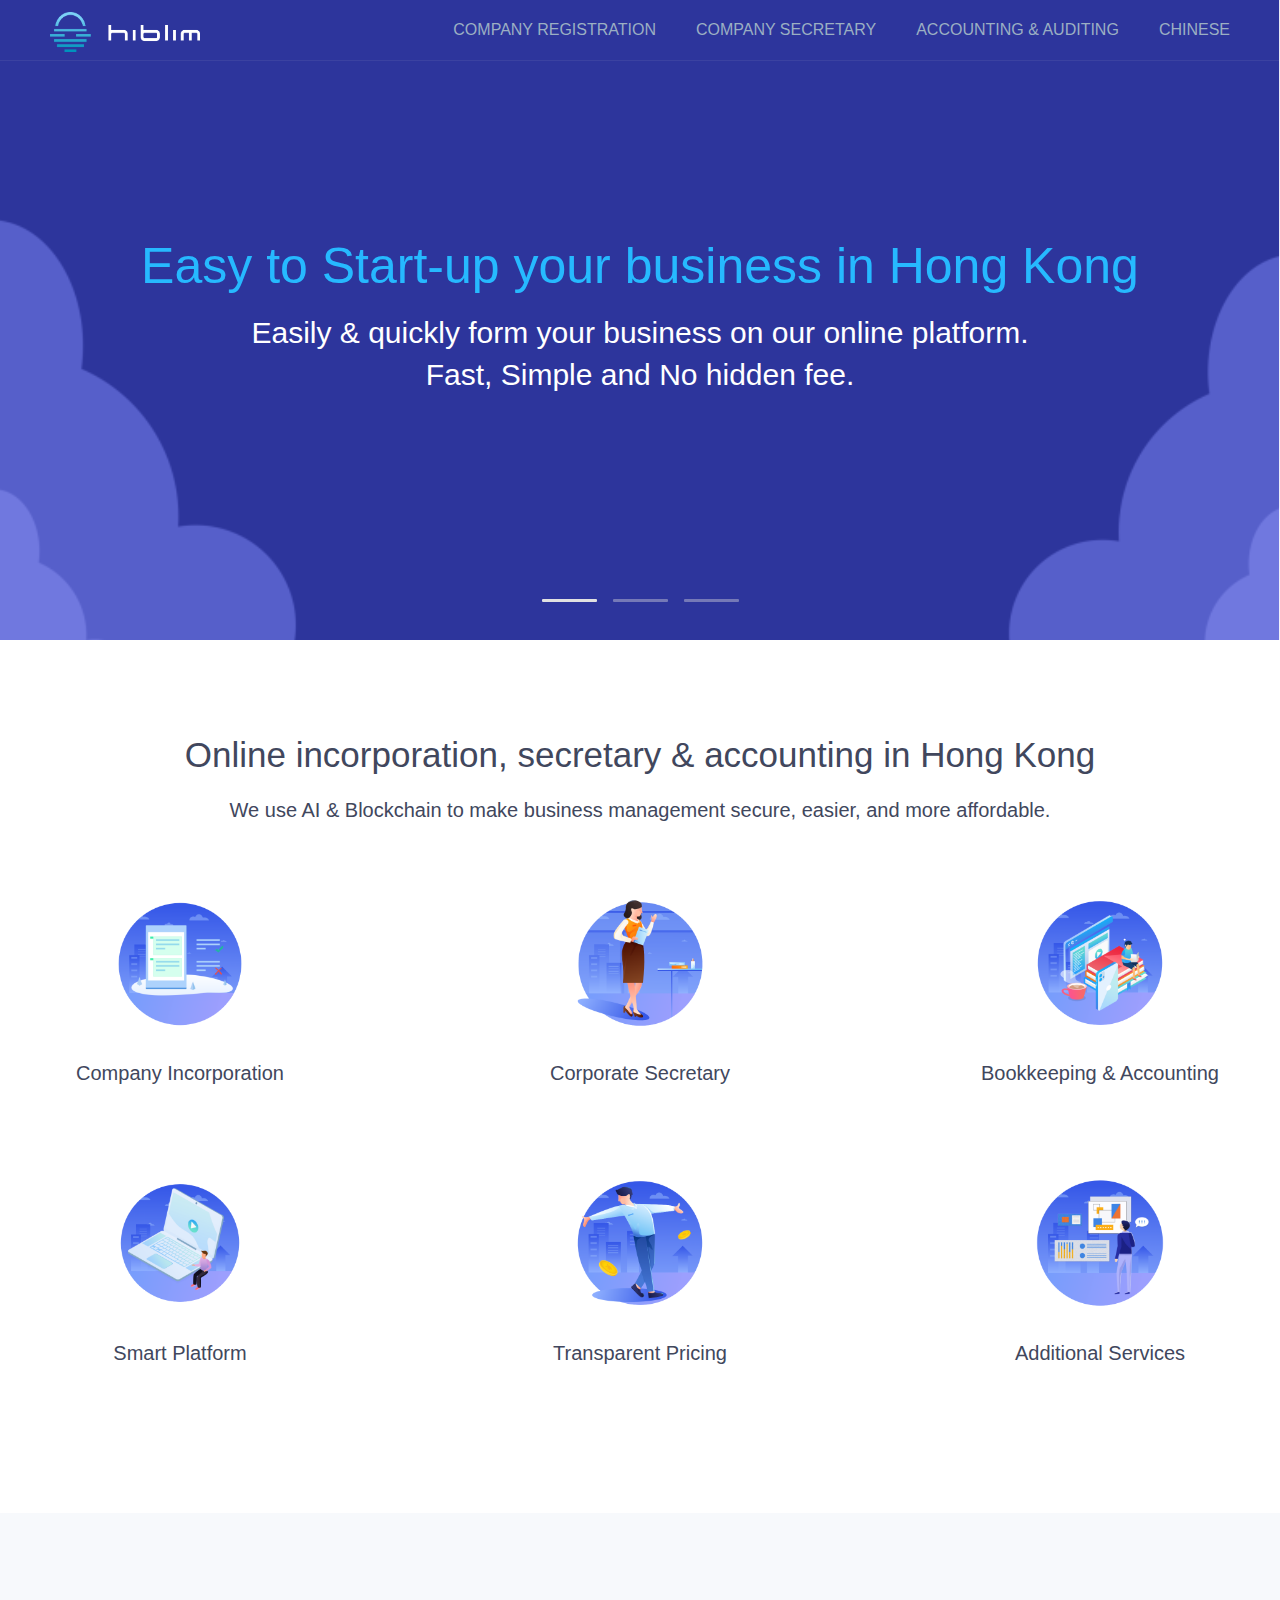
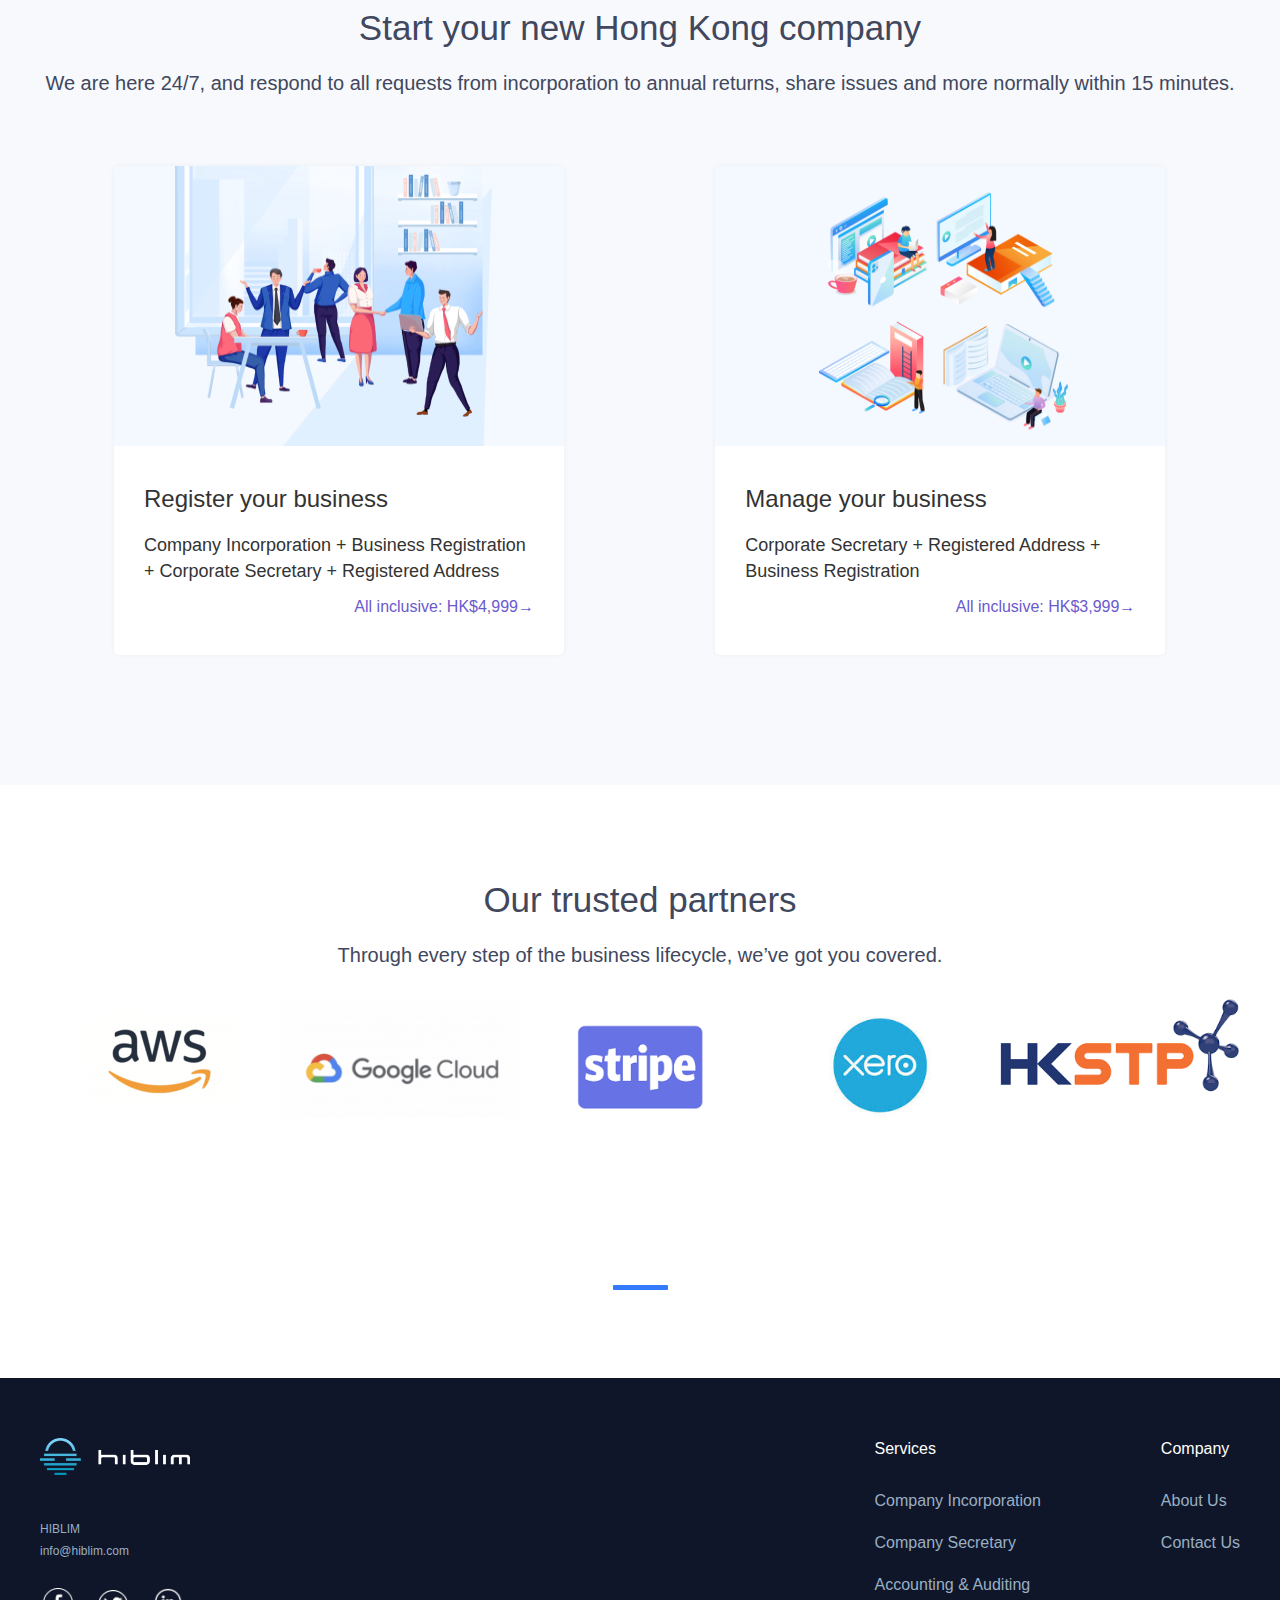
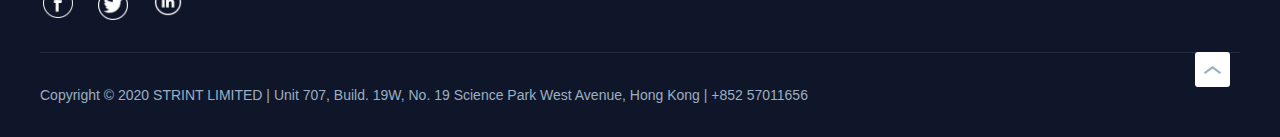
<file: index.html>
<!DOCTYPE html>
<html xmlns="http://www.w3.org/1999/xhtml">
<head>
<meta http-equiv="Content-Type" content="text/html; charset=utf-8" />
<meta http-equiv="X-UA-Compatible" content="IE=edge,chrome=1">
<link rel="shortcut icon" href="./images/logo_icon.png">
<title>Hiblim makes the lives of Hong Kong entrepreneurs easier.</title>
<meta name="description" content="Hiblim provides online incorporation, secretary & accounting in Hong Kong. We help Entrepreneurs register and manage their business in Hong Kong from anywhere in the world.">
<script src="js/jquery-1.7.2.min.js"></script>
<script src="js/wow.min.js"></script>
<script src="js/dotdotdot.js"></script>
<script src="js/layout.js"></script>
<script src="js/chatbot.js"></script>
<script src="js/jquery.SuperSlide.js"></script>
<link rel="stylesheet" href="css/layout.css">
<link rel="stylesheet" href="css/iconfont.css">
<link rel="stylesheet" href="css/animate.css">
</head>
<body>

<div class="menu">
   <div class="menubox">
   	 <h1 class="logo"><a href="index.html"><img src="images/logo.png"></a></h1>
   	 <ul>
   	 	<li><a href="incorporation.html">COMPANY REGISTRATION</a></li>
		<li>
			<a href="secretary.html">COMPANY SECRETARY</a>
		</li>
   	<li>
			<a href="accounting.html">ACCOUNTING & AUDITING</a>
		</li>
   	<li>
			<a href="http://www.hiblim.com">CHINESE</a>
		</li>
   	 </ul>
   </div>	
</div>
                            
<div class="banner">
	<div class="bd">
	  <ul>
	  	<li style="background:url(images/hiblim_banner_4_1280_640.png);">
	  	  <a href="###">
	  	  	<div class="text1 wow fadeInDown" data-wow-duration="2s" data-wow-delay="0.3s">Easy to Start-up your business in Hong Kong</div>
	  	  	<div class="text2 wow fadeInUp" data-wow-duration="1s" data-wow-delay="0.3s">Easily & quickly form your business on our online platform. <br/>
Fast, Simple and No hidden fee.</div>
	  	  </a>
	  	</li>
	  	<li style="background:url(images/hiblim_banner_4_1280_640.png);">
	  	  <a href="###">
	  	  	<div class="text1 wow fadeInDown" data-wow-duration="2s" data-wow-delay="0.3s">Hassle-Free way to manage your company</div>
	  	  	<div class="text2 wow fadeInUp" data-wow-duration="1s" data-wow-delay="0.3s">You can focus on the most important operations of your company. <br/>Let us handle the governance. </div>
	  	  </a>
	  	</li>
	  	<li style="background:url(images/hiblim_banner_4_1280_640.png);">
	  	  <a href="###">
			<div class="text1 wow fadeInDown" data-wow-duration="2s" data-wow-delay="0.3s">Are you ready for China?</div>
	  	  	<div class="text2 wow fadeInUp" data-wow-duration="1s" data-wow-delay="0.3s">Help incorporate in China, both WFOE and representative office. <br/>On top of incorporating in Hong Kong.</div>
			 </a>
	  	</li>
	  </ul>
	</div>
	<div class="hd"><ul></ul></div>
</div>
<script type="text/javascript">
  $(function(){
  	jQuery(".banner").slide({titCell:".hd ul",mainCell:".bd ul",autoPlay:true,autoPage:true,interTime:8000});
  });
</script>

<div class="block6">
  <div class="title">
	<h2>Online incorporation, secretary & accounting in Hong Kong</h2>
	<p>We use AI & Blockchain to make business management secure, easier, and more affordable.</p>
  </div>
   <ul class="list3 publicblock">
	<li class="li1">
	  <a href="###">
	  	<div class="img"><span><img src="images/ii4.png"></span></div>
	     <p>Hassle-free registration of business in Hong Kong from anywhere in the world.</p>
	  	<h2>Company Incorporation</h2>
	  </a>
	</li>
	<li class="li2">
	  <a href="###">
	  	<div class="img"><img src="images/ii2.png"></div>
	  	<p>Leave it up to Hiblim to have all your company secretarial and annual requirements covered!</p>
	  	<h2>Corporate Secretary</h2>
	  </a>
	</li>
	<li class="li3">
	  <a href="###">
	  	<div class="img"><img src="images/ii3.png"></div>
	  	<p>Smart accounting & audit, paperless bookkeeping, and proactive tax planning.</p>
	  	<h2>Bookkeeping & Accounting</h2>
	  </a>
	</li>
	<li class="li4">
	  <a href="###">
	  	<div class="img"><img src="images/ii1.png"></div>
	  	<p>Our system collects your information, manages your files, and mails in the cloud.

</p>
	  	<h2>Smart Platform</h2>
	  </a>
	</li>
	<li class="li5">
	  <a href="###">
	  	<div class="img"><img src="images/ii5.png"></div>
	  	<p>We offer a simple and transparent pricing plan which has no hidden fees!</p>
	  	<h2>Transparent Pricing</h2>
	  </a>
	</li>
	<li class="li6">
	  <a href="###">
	  	<div class="img"><img src="images/ii6.png"></div>
	  	<p>A few other services from bank opening to visa application you might want to use.</p>
	  	<h2>Additional Services</h2>
	  </a>
	</li>
  </ul>
</div>

<div class="block7">
	<div class="title">
	 <h2>Start your new Hong Kong company</h2>
	 <p>We are here 24/7, and respond to all requests from incorporation to annual returns, share issues and more normally within 15 minutes.</p>
    </div>
  <ul class="list4 publicblock">
   	  <li class="li1">
	   <a href="incorporation.html">
	  	<div class="img"><img src="images/Incor_Business_2.png"></div>
	  	<div class="text">
	  	  <h2>Register your business</h2>
	  	  <div class="txt">
	  	  	Company Incorporation + Business Registration + Corporate Secretary + Registered Address
	  	  </div>
	  	  <div class="alink"><span style="color:SlateBlue;"><em>All inclusive: HK$4,999→</em></span></div>
	  	</div>
	   </a>
	  </li>
	  <li class="li2">
	   <a href="secretary.html">
	  	<div class="img"><img src="images/Manage_Business_1.png"></div>
	  	<div class="text">
	  	  <h2>Manage your business</h2>
	  	  <div class="txt">
	  	  	Corporate Secretary + Registered Address + Business Registration 
	  	  </div>
	  	  <div class="alink"><span style="color:SlateBlue;"><em>All inclusive: HK$3,999→</em></span></div>
	  	</div>
	   </a>
	  </li> 
   </ul>
</div>

<div class="block8">
	<div class="title">
	 <h2>Our trusted partners</h2>
	 <p>Through every step of the business lifecycle, we’ve got you covered.</p>
    </div>
    <div class="list5 publicblock">
        <div class="bd">
        	<ul>
        		<li>
        		  <div class="single"><a href="###"><img src="images/aws-logo.png"></a></div>
        		  <div class="single"><a href="###"><img src="images/google-logo.png"></a></div>
        		  <div class="single"><a href="###"><img src="images/stripe-logo.png"></a></div>
        		  <div class="single"><a href="###"><img src="images/xero-logo.jpeg"></a></div>
        		  <div class="single"><a href="###"><img src="images/hkstp-logo.png"></a></div>
        		</li>
        	</ul>
        </div>
    	<div class="hd"><ul></ul></div>
    </div>
</div>
<script type="text/javascript">
  $(function(){
  	jQuery(".block8").slide({titCell:".hd ul",mainCell:".bd ul",autoPlay:true,autoPage:true});
  });
</script>

                                                                           
<div class="footer">
	<div class="publicblock">
		<div class="f1">
			<div class="logo"><a href="###"><img src="images/logo.png" /></a></div>
			<div class="text1">HIBLIM</div>
			<div class="text1">info@hiblim.com</div>
			<ul>
				<!-- <li><a href="###" class="iconfont">&#xe615</a></li> -->
				<li><a href="https://www.facebook.com/login/" class="iconfont">
					<img src="./images/face-book.png"  /></a>
				</li>
				<li><a href="https://twitter.com" class="iconfont" style="line-height:40px;">
					<img src="./images/twitter.png"  /></a></li>
				<li><a href="https://www.linkedin.com/" class="iconfont" style="font-size:30px;">
					<img src="./images/linkedin.png" />
				</a></li>
			</ul>
		</div>
		<div class="f2">
			<dl>
				<dt>Services</dt>
				<dd>
					<a href="incorporation.html">Company Incorporation</a>
					<a href="secretary.html">Company Secretary</a>
					<a href="accounting.html">Accounting & Auditing</a>
				</dd>
			</dl>
			<dl>
				<dt>Company</dt>
				<dd>
					<a href="about-us.html">About Us</a>
					<a href="contact-us.html">Contact Us</a>
				</dd>
			</dl>
		</div>
	</div>
	<div class="publicblock f3">
		<span class="s1">Copyright © 2020 STRINT LIMITED | Unit 707, Build. 19W, No. 19 Science Park West Avenue, Hong Kong | +852 57011656</span>
	</div>
    <div class="totop" onclick="func.totop()"></div>
</div>
</body>
</html>
</file>
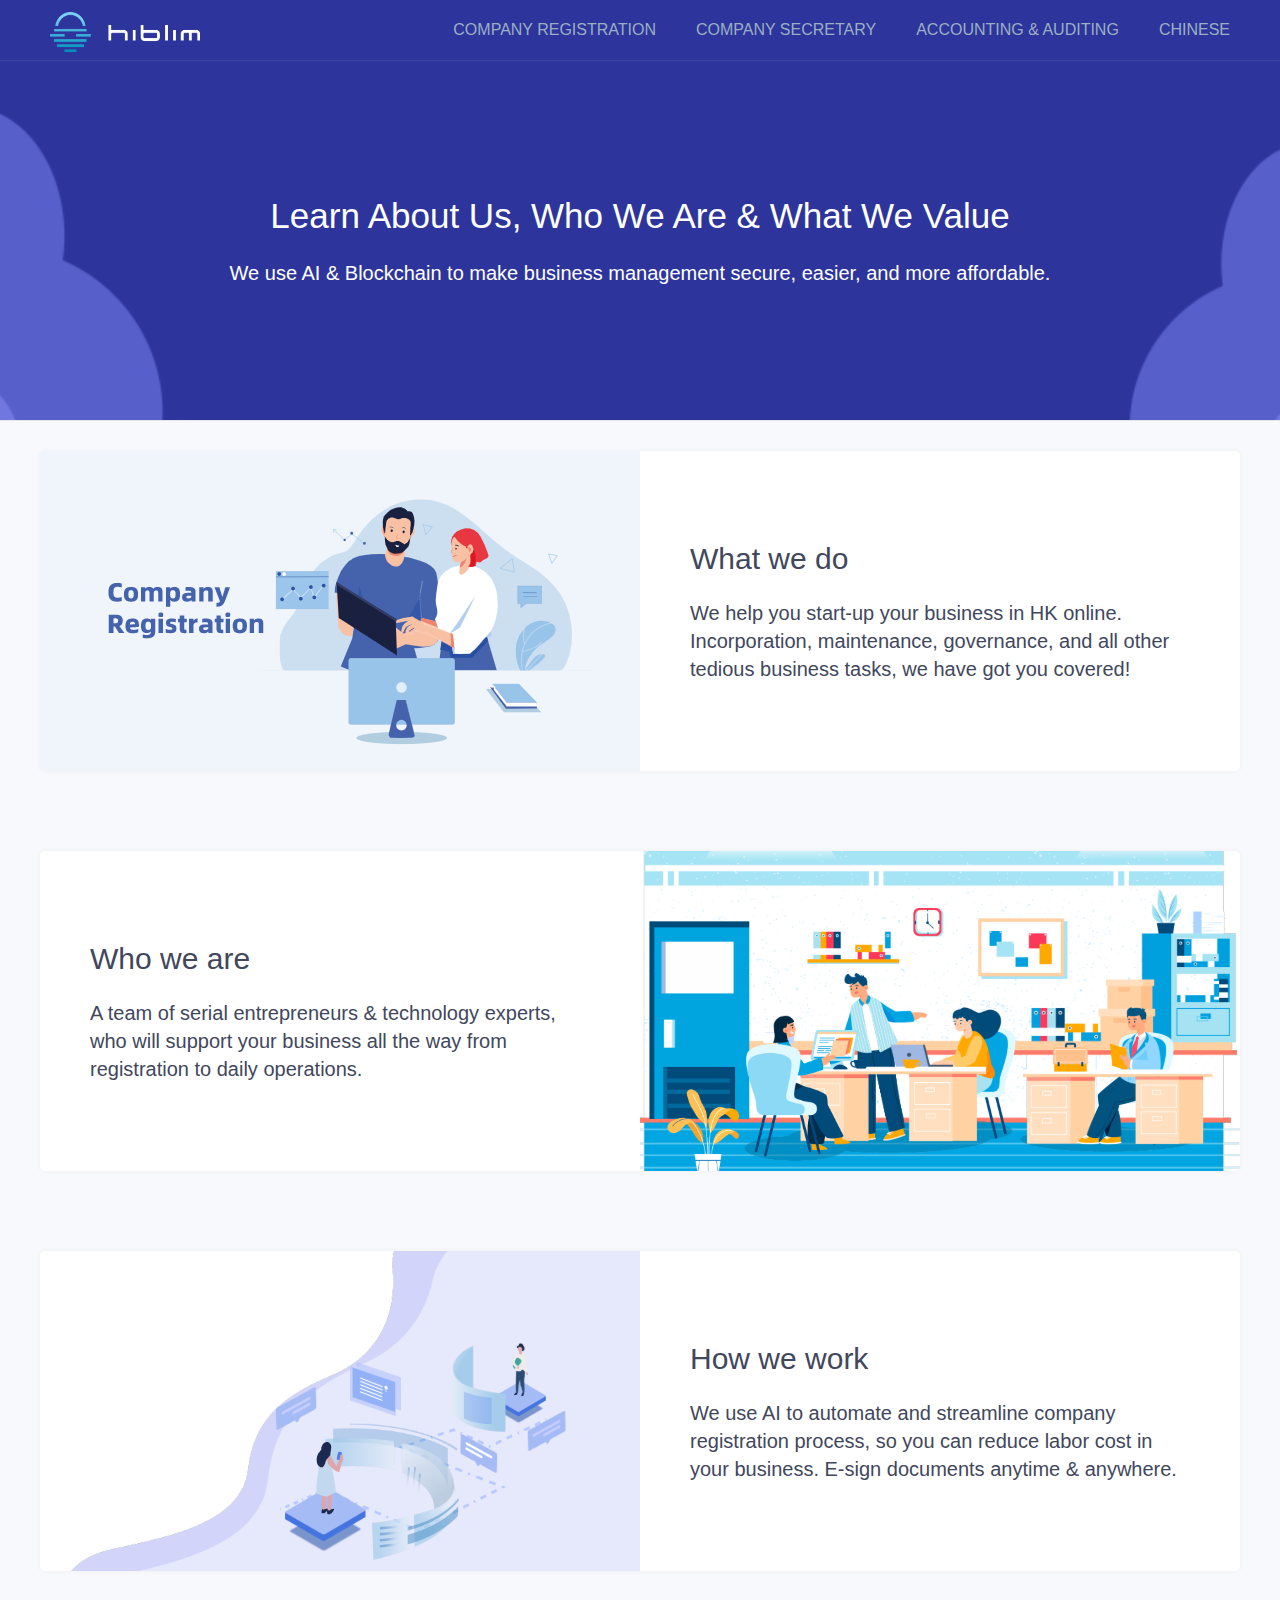
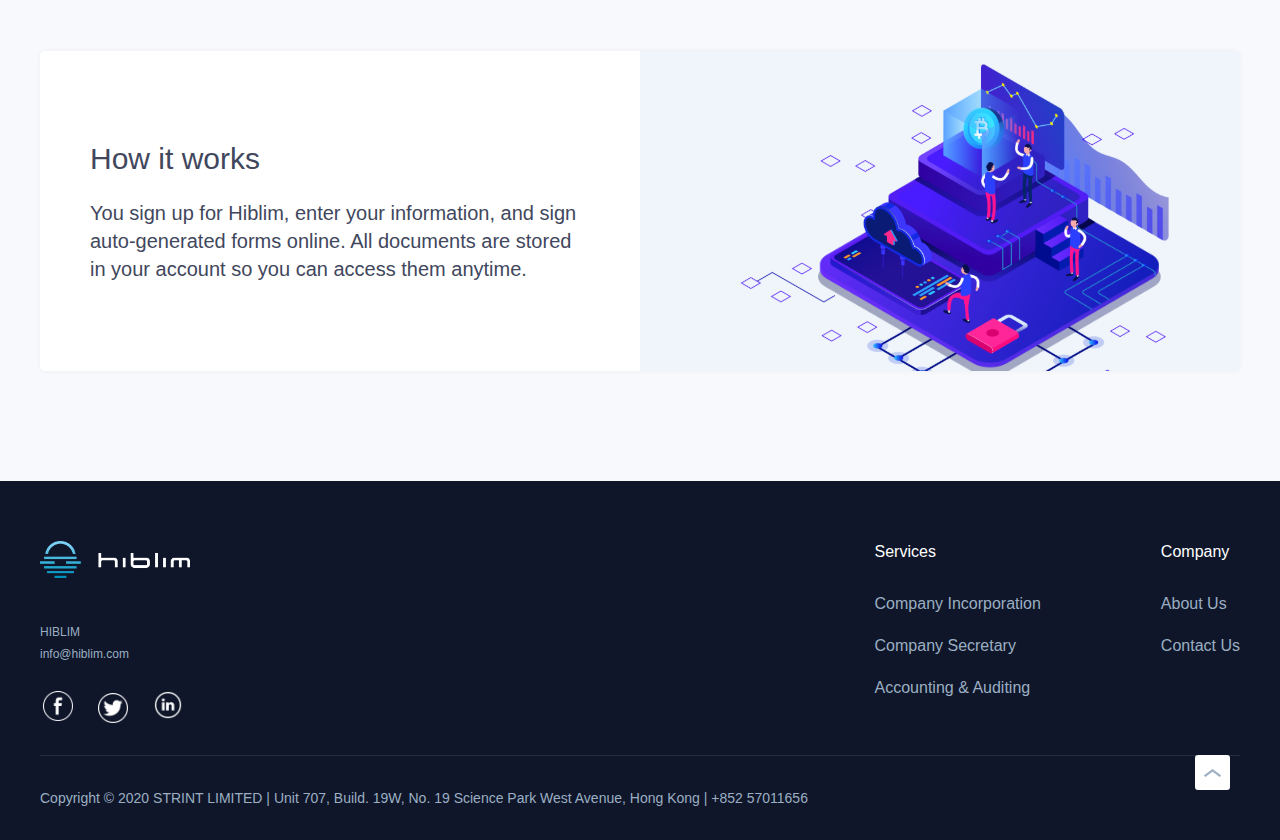
<file: about-us.html>
<!DOCTYPE html>
<html xmlns="http://www.w3.org/1999/xhtml">
<head>
<meta http-equiv="Content-Type" content="text/html; charset=utf-8" />
<meta http-equiv="X-UA-Compatible" content="IE=edge,chrome=1">
<link rel="shortcut icon" href="./images/logo_icon.png">
<title>About Hiblim | Help Entrepreneurs start-up their business. </title>
<meta name="description" content="We use AI & Blockchain to make business registration and management secure, easier, and more affordable in Hong Kong.">
<script src="js/jquery-1.7.2.min.js"></script>
<script src="js/wow.min.js"></script>
<script src="js/dotdotdot.js"></script>
<script src="js/layout.js"></script>
<script src="js/chatbot.js"></script>

<script src="js/jquery.SuperSlide.js"></script>
<link rel="stylesheet" href="css/layout.css">
<link rel="stylesheet" href="css/iconfont.css">
<link rel="stylesheet" href="css/animate.css">
</head>
<body>

<div class="menu">
   <div class="menubox">
   	 <h1 class="logo"><a href="index.html"><img src="images/logo.png"></a></h1>
   	 <ul>
   	 	<li><a href="incorporation.html">COMPANY REGISTRATION</a></li>
		<li>
			<a href="secretary.html">COMPANY SECRETARY</a>
		</li>
   	 	<li>
			<a href="accounting.html">ACCOUNTING & AUDITING</a>
		</li>
   	<li>
			<a href="http://www.hiblim.com">CHINESE</a>
		</li>

   	 </ul>
   </div>	
</div>
                                                                                                                                                  
<div class="banner2">
	<div class="bd">
	  <ul>
	  	<li style="background:url(images/hiblim_banner_3_1280.png);">
	  	  <a href="###">
	  	  	<div class="text1" style="color:#FFF;">Learn About Us, Who We Are & What We Value</div>
	  	  	<div class="text2" style="color:#FFF;">We use AI & Blockchain to make business management secure, easier, and more affordable.</div>
	  	  </a>
	  	</li>
	  </ul>
	</div>
</div>
<script type="text/javascript">
  $(function(){
  	jQuery(".banner").slide({titCell:".hd ul",mainCell:".bd ul",autoPlay:true,autoPage:true});
  });
</script>

<div class="block block5">
<!--	<div class="title">
		<h2><span style="color:SlateBlue;">HK$2,999 All Inclusive Package</span></h2>
		<p>This package includes one-year unlimited secretary service (all resolutions and state fees), and a local address.</p>
	</div>
-->
    <div class="contentbox publicblock">
    		<div class="item">
			<div class="txt">
			   <div class="txtbox">
				<div class="h2">What we do</div>
				<p>
				We help you start-up your business in HK online. Incorporation, maintenance, governance, and all other tedious business tasks, we have got you covered!</p>
			  </div>
			</div>
			<div class="img"><img src="images/inc_1.png"></div>
		</div><!--单条数据-->
		<div class="item">
			<div class="txt">
			   <div class="txtbox">
				<div class="h2">Who we are</div>
				<p>A team of serial entrepreneurs & technology experts, who will support your business all the way from registration to daily operations.</p>
			  </div>
			</div>
			<div class="img"><img src="images/who-we-are.png"></div>
		</div><!--单条数据-->
			
		<div class="item">
			<div class="txt">
			   <div class="txtbox">
				<div class="h2">How we work</div>
				<p>We use AI to automate and streamline company registration process, so you can reduce labor cost in your business. E-sign documents anytime & anywhere.</p>
			  </div>
			</div>
			<div class="img"><img src="images/how-we-work-2.png"></div>
		</div><!--单条数据-->

		<div class="item">
			<div class="txt">
			   <div class="txtbox">
				<div class="h2">How it works</div>
				<p>You sign up for Hiblim, enter your information, and sign auto-generated forms online. All documents are stored in your account so you can access them anytime.</p>
			  </div>
			</div>
			<div class="img"><img src="images/inc_5_light.png"></div>
		</div><!--单条数据-->		
    </div>
</div>
         
                                                                                                                                                                   
<div class="footer">
	<div class="publicblock">
		<div class="f1">
			<div class="logo"><a href="###"><img src="images/logo.png" /></a></div>
			<div class="text1">HIBLIM</div>
			<div class="text1">info@hiblim.com</div>
			<ul>
				<li><a href="https://www.facebook.com/login/" class="iconfont">
					<img src="./images/face-book.png"  /></a>
				</li>
				<li><a href="https://twitter.com" class="iconfont" style="line-height:40px;">
					<img src="./images/twitter.png"  /></a></li>
				<li><a href="https://www.linkedin.com/" class="iconfont" style="font-size:30px;">
					<img src="./images/linkedin.png" />
				</a></li>
			</ul>
		</div>
		<div class="f2">
			<dl>
				<dt>Services</dt>
				<dd>
					<a href="incorporation.html">Company Incorporation</a>
					<a href="secretary.html">Company Secretary</a>
					<a href="accounting.html">Accounting & Auditing</a>
				</dd>
			</dl>
			<dl>
				<dt>Company</dt>
				<dd>
					<a href="about-us.html">About Us</a>
					<a href="contact-us.html">Contact Us</a>
				</dd>
			</dl>
		</div>
	</div>
	<div class="publicblock f3">
	<span class="s1">Copyright © 2020 STRINT LIMITED | Unit 707, Build. 19W, No. 19 Science Park West Avenue, Hong Kong | +852 57011656</span>
	</div>
    <div class="totop" onclick="func.totop()"></div>
</div>
<script type="text/javascript">
	$(function(){
		func.srollSelect();
		$(window).scroll(function() {
	     func.srollSelect()
	    })
	});
</script>
</body>
</html>
</file>
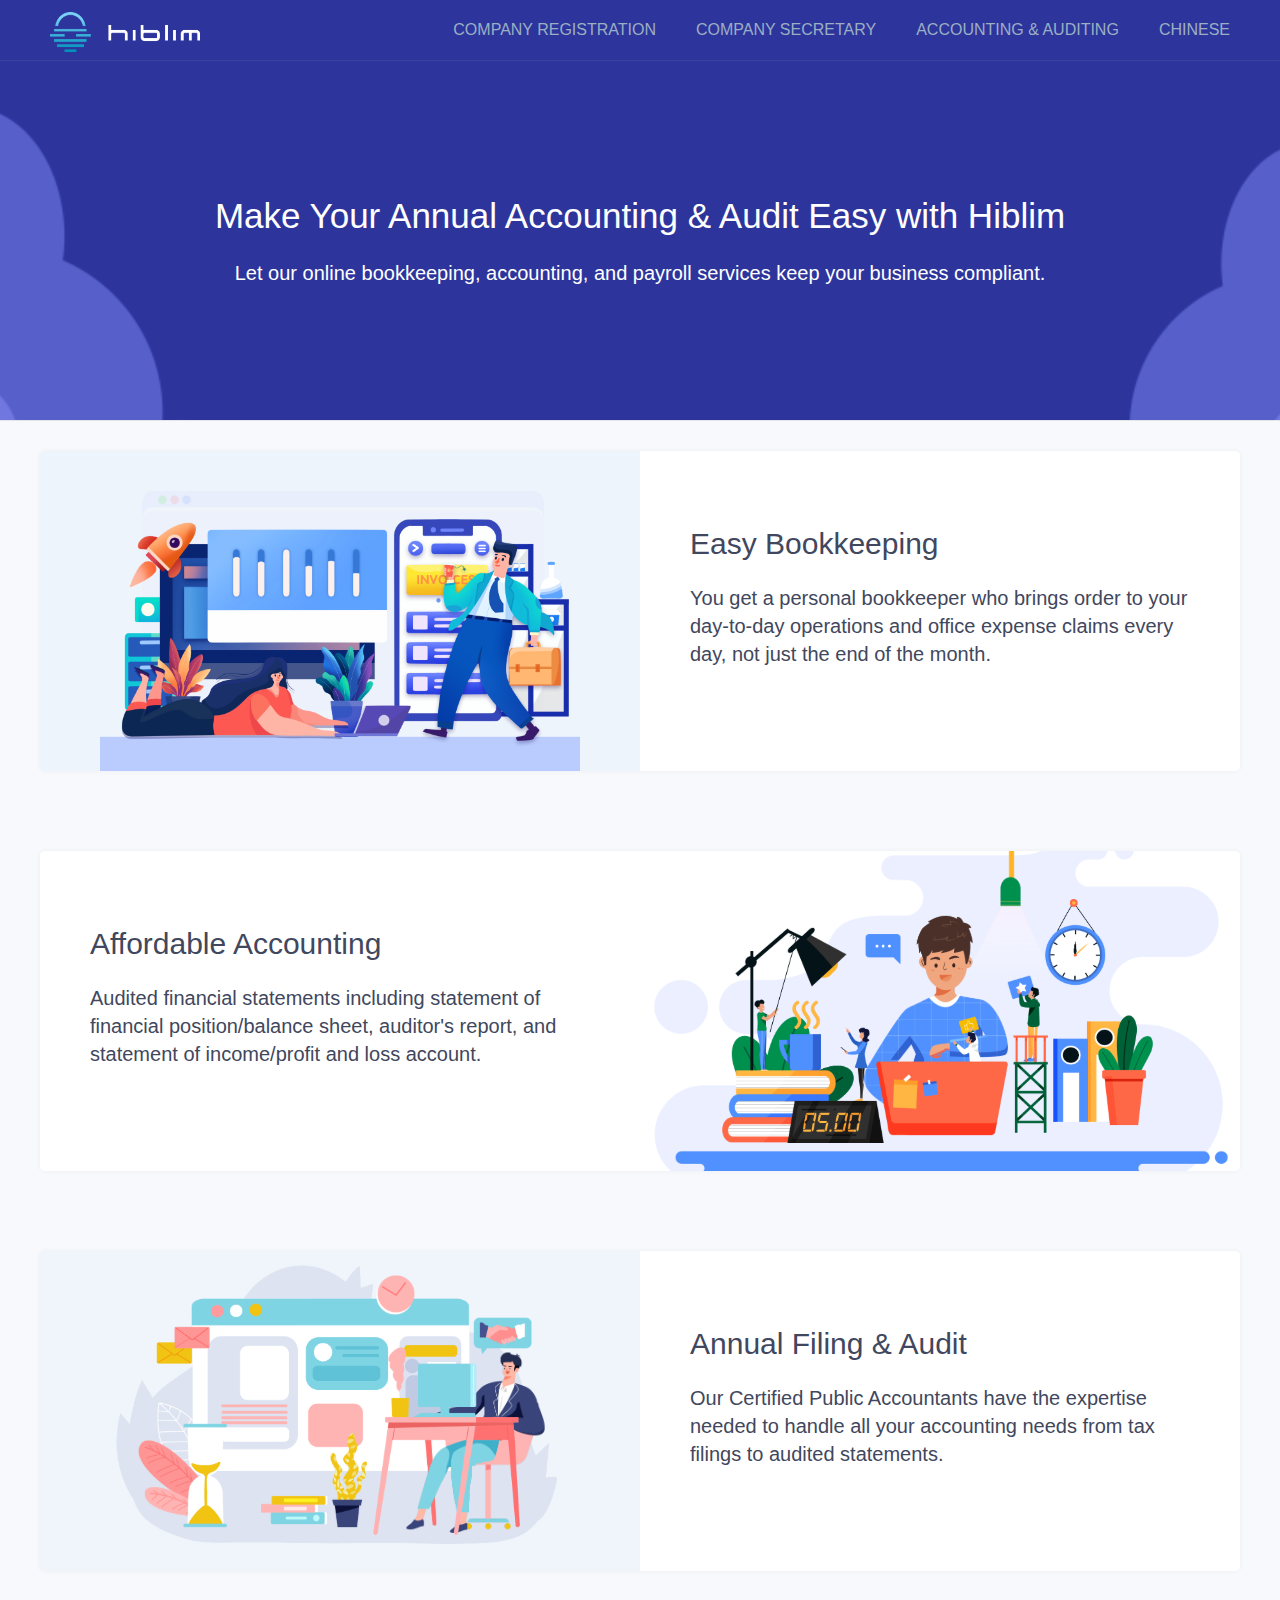
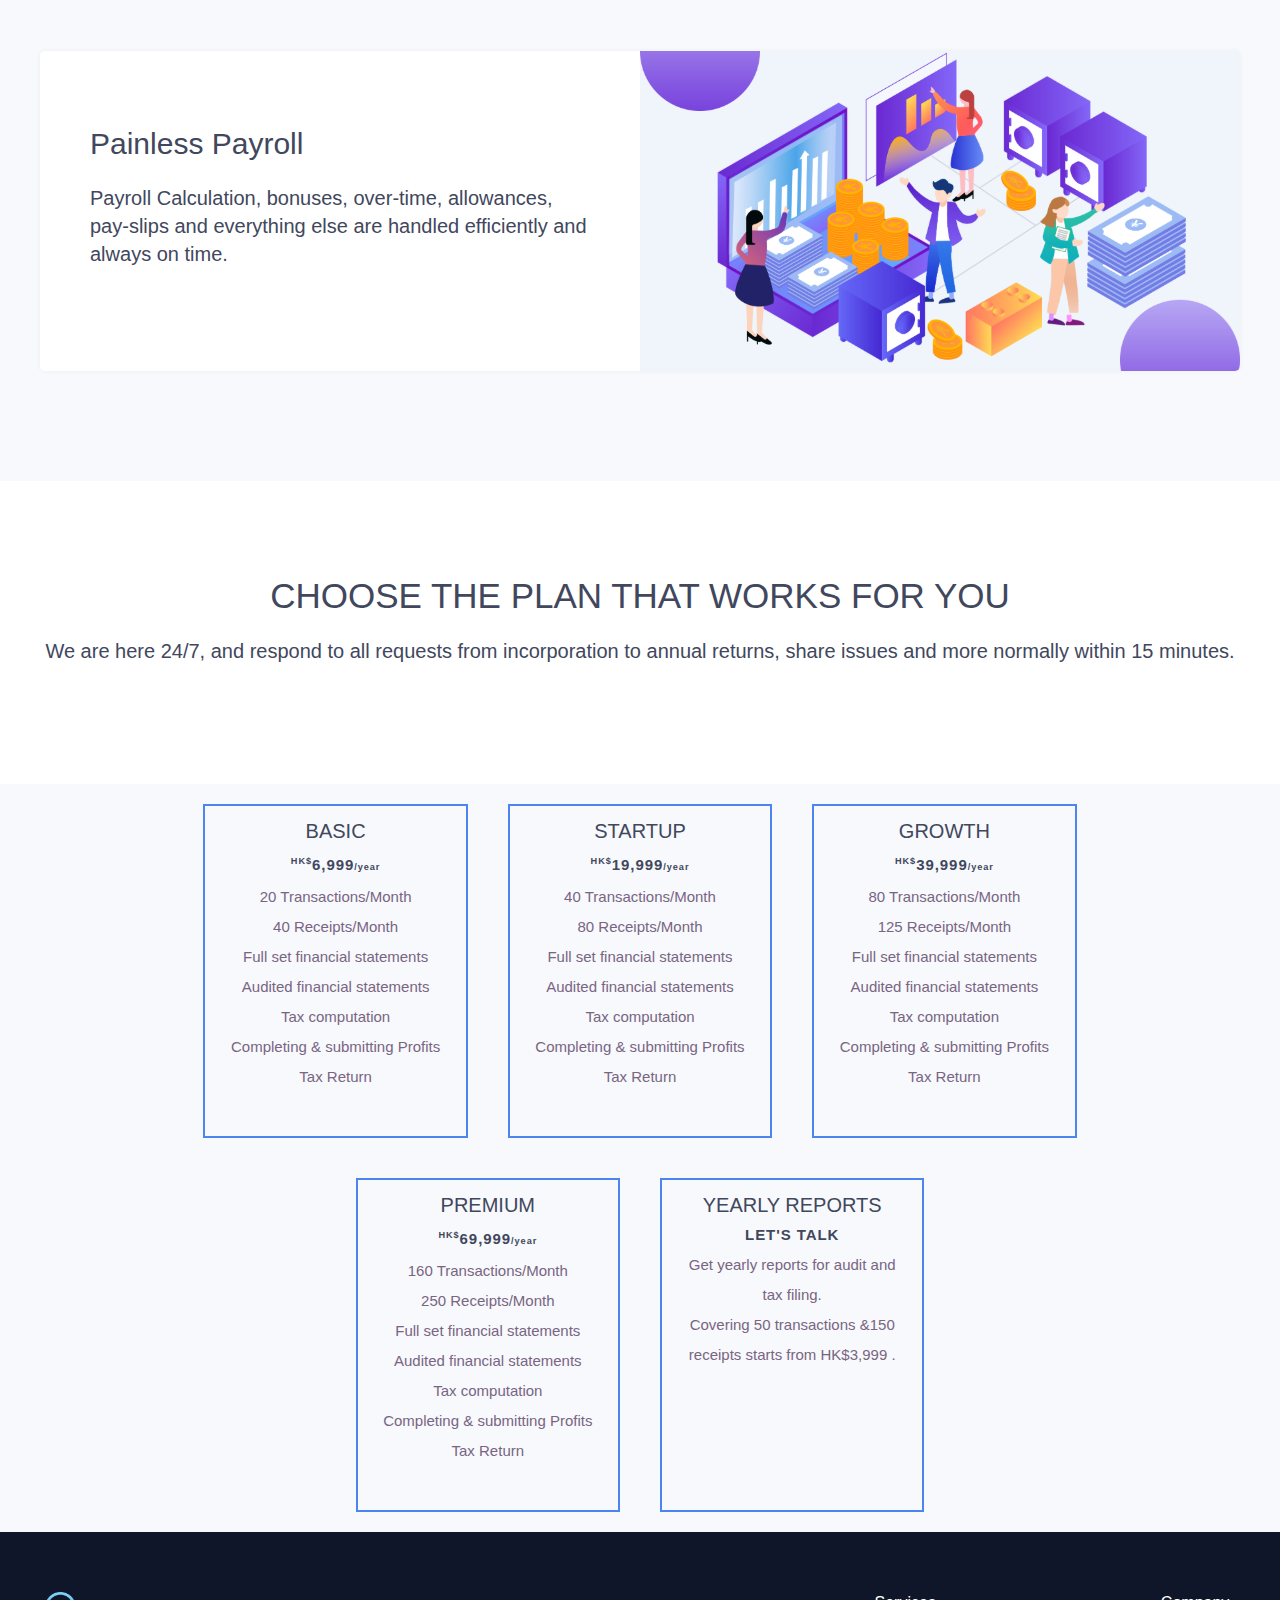
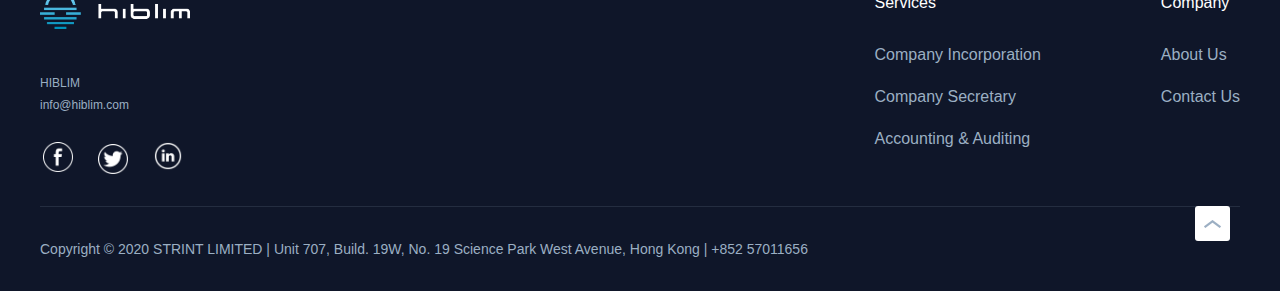
<file: accounting.html>
<!DOCTYPE html>
<html xmlns="http://www.w3.org/1999/xhtml">
<head>
<meta http-equiv="Content-Type" content="text/html; charset=utf-8" />
<meta http-equiv="X-UA-Compatible" content="IE=edge,chrome=1">
<link rel="shortcut icon" href="./images/logo_icon.png">
<title>Online bookkeeping, accounting, and audit for Hong Kong Entrepreneur.</title>
<meta name="description" content="Make Your Annual Accounting & Audit Easy with Hiblim. Let our online bookkeeping, accounting, and payroll services keep your business compliant.">
<script src="js/jquery-1.7.2.min.js"></script>
<script src="js/wow.min.js"></script>
<script src="js/dotdotdot.js"></script>
<script src="js/layout.js"></script>
<script src="js/chatbot.js"></script>

<script src="js/jquery.SuperSlide.js"></script>
<link rel="stylesheet" href="css/layout.css">
<link rel="stylesheet" href="css/iconfont.css">
<link rel="stylesheet" href="css/animate.css">
<link rel="stylesheet" href="css/accounting.css">

</head>
<body>

<div class="menu">
   <div class="menubox">
   	 <h1 class="logo"><a href="index.html"><img src="images/logo.png"></a></h1>
   	 <ul>
   	 	<li><a href="incorporation.html">COMPANY REGISTRATION</a></li>
		<li>
			<a href="secretary.html">COMPANY SECRETARY</a>
		</li>
   	 	<li>
			<a href="accounting.html">ACCOUNTING & AUDITING</a>
		</li>
   	<li>
			<a href="http://www.hiblim.com">CHINESE</a>
		</li>

   	 </ul>
   </div>	
</div>
                                                                                                                                                  
<div class="banner2">
	<div class="bd">
	  <ul>
	  	<li style="background:url(images/hiblim_banner_3_1280.png);">
	  	  <a href="###">
	  	  	<div class="text1 wow fadeInDown" data-wow-duration="2s" data-wow-delay="0.3s" style="color:#FFF;"> Make Your Annual Accounting & Audit Easy with Hiblim</div>
	  	  	<div class="text2 wow fadeInUp" data-wow-duration="1s" data-wow-delay="0.3s">Let our online bookkeeping, accounting, and payroll services keep your business compliant.</div>
	  	  </a>
	  	</li>
	  </ul>
	</div>
</div>
<script type="text/javascript">
  $(function(){
  	jQuery(".banner").slide({titCell:".hd ul",mainCell:".bd ul",autoPlay:true,autoPage:true});
  });
</script>

<div class="block block5">
	 <div class="contentbox publicblock">
    		<div class="item">
			<div class="txt">
			   <div class="txtbox">
				<div class="h2">Easy Bookkeeping</div>
				<p>You get a personal bookkeeper who brings order to your day-to-day operations and office expense claims every day, not just the end of the month. </p>
			  </div>
			</div>
			<div class="img"><img src="images/easy_accounting_light.png"></div>
		</div><!--单条数据-->
        	<div class="item">
			<div class="txt">
			   <div class="txtbox">
				<div class="h2">Affordable Accounting</div>
				<p>Audited financial statements including statement of financial position/balance sheet, auditor's report, and statement of income/profit and loss account.</p>
			  </div>
			</div>
			<div class="img"><img src="images/affordable_accounting.png"></div>
		</div><!--单条数据-->
		<div class="item">
			<div class="txt">
			   <div class="txtbox">
				<div class="h2">Annual Filing & Audit</div>
				<p>Our Certified Public Accountants have the expertise needed to handle all your accounting needs from tax filings to audited statements.</p>
			  </div>
			</div>
			<div class="img"><img src="images/filing_audit.png"></div>
		</div><!--单条数据-->
		
		<div class="item">
			<div class="txt">
			   <div class="txtbox">
				<div class="h2">Painless Payroll</div>
				<p>Payroll Calculation, bonuses, over-time, allowances, pay-slips and everything else are handled efficiently and always on time.</p>
			  </div>
			</div>
			<div class="img"><img src="images/painless_payroll.png"></div>
		</div><!--单条数据-->
		
    </div>
</div>
         
<div class="block6">
	<div class="title">
	 <h2>Choose the plan that works for you</h2>
	 <p>We are here 24/7, and respond to all requests from incorporation to annual returns, share issues and more normally within 15 minutes.</p>
    	</div>
</div>

	<div class="container group">
		<div class="grid-1-5">
			<h2>Basic</h2>
			<h3><sup>HK$</sup>6,999<span class="small">/year</span></h3>
			<ul>
				<li>20 Transactions/Month</li>
				<li>40 Receipts/Month</li>
				<li>Full set financial statements</li>
				<li>Audited financial statements</li>
				<li>Tax computation</li>
				<li>Completing & submitting Profits Tax Return</li>
			</ul>
			<!-- <a href="" class="button">Get Started</a> -->
		</div>
		<div class="grid-1-5">
			<h2>Startup</h2>
			<h3><sup>HK$</sup>19,999<span class="small">/year</span></h3>
			<ul>
				<li>40 Transactions/Month</li>
				<li>80 Receipts/Month</li>
				<li>Full set financial statements</li>
				<li>Audited financial statements</li>
				<li>Tax computation</li>
				<li>Completing & submitting Profits Tax Return</li>
			</ul>		
			<!-- <a href="" class="button">Get Started</a>	 -->
		</div>
		<div class="grid-1-5">
			<h2>Growth</h2>
			<h3><sup>HK$</sup>39,999<span class="small">/year</span></h3>
			<ul>
				<li>80 Transactions/Month</li>
				<li>125 Receipts/Month</li>
				<li>Full set financial statements</li>
				<li>Audited financial statements</li>
				<li>Tax computation</li>
				<li>Completing & submitting Profits Tax Return</li>
			</ul>	
			<!-- <a href="" class="button">Get Started</a>		 -->
		</div>
		<div class="grid-1-5">
			<h2>Premium</h2>
			<h3><sup>HK$</sup>69,999<span class="small">/year</span></h3>
			<ul>
				<li>160 Transactions/Month</li>
				<li>250 Receipts/Month</li>
				<li>Full set financial statements</li>
				<li>Audited financial statements</li>
				<li>Tax computation</li>
				<li>Completing & submitting Profits Tax Return</li>
			</ul>	
			<!-- <a href="" class="button">Get Started</a>		 -->
		</div>
		<div class="grid-1-5">
			<h2>Yearly Reports</h2>
			<h3><span class="uppercase">Let's Talk</span></h3>
			<ul>
				<li> Get yearly reports for audit and tax filing.
				<li> Covering 50 transactions &150 receipts starts from HK$3,999 .</li>
			</ul>
			<!-- <a href="" class="button">Get Started</a> -->
		</div>		
	</div>
                                                                                                                                                        
<div class="footer">
	<div class="publicblock">
		<div class="f1">
			<div class="logo"><a href="###"><img src="images/logo.png" /></a></div>
			<div class="text1">HIBLIM</div>
			<div class="text1">info@hiblim.com</div>
			<ul>
				<li><a href="https://www.facebook.com/login/" class="iconfont">
					<img src="./images/face-book.png"  /></a>
				</li>
				<li><a href="https://twitter.com" class="iconfont" style="line-height:40px;">
					<img src="./images/twitter.png"  /></a></li>
				<li><a href="https://www.linkedin.com/" class="iconfont" style="font-size:30px;">
					<img src="./images/linkedin.png" />
				</a></li>
			</ul>
		</div>
		<div class="f2">
			<dl>
				<dt>Services</dt>
				<dd>
					<a href="incorporation.html">Company Incorporation</a>
					<a href="secretary.html">Company Secretary</a>
					<a href="accounting.html">Accounting & Auditing</a>
				</dd>
			</dl>
			<dl>
				<dt>Company</dt>
				<dd>
					<a href="about-us.html">About Us</a>
					<a href="contact-us.html">Contact Us</a>
				</dd>
			</dl>
		</div>
	</div>
	<div class="publicblock f3">
		<span class="s1">Copyright © 2020 STRINT LIMITED | Unit 707, Build. 19W, No. 19 Science Park West Avenue, Hong Kong | +852 57011656</span>
	</div>
    <div class="totop" onclick="func.totop()"></div>
</div>
<script type="text/javascript">
	$(function(){
		func.srollSelect();
		$(window).scroll(function() {
	     func.srollSelect()
	    })
	});
</script>
</body>
</html>
</file>
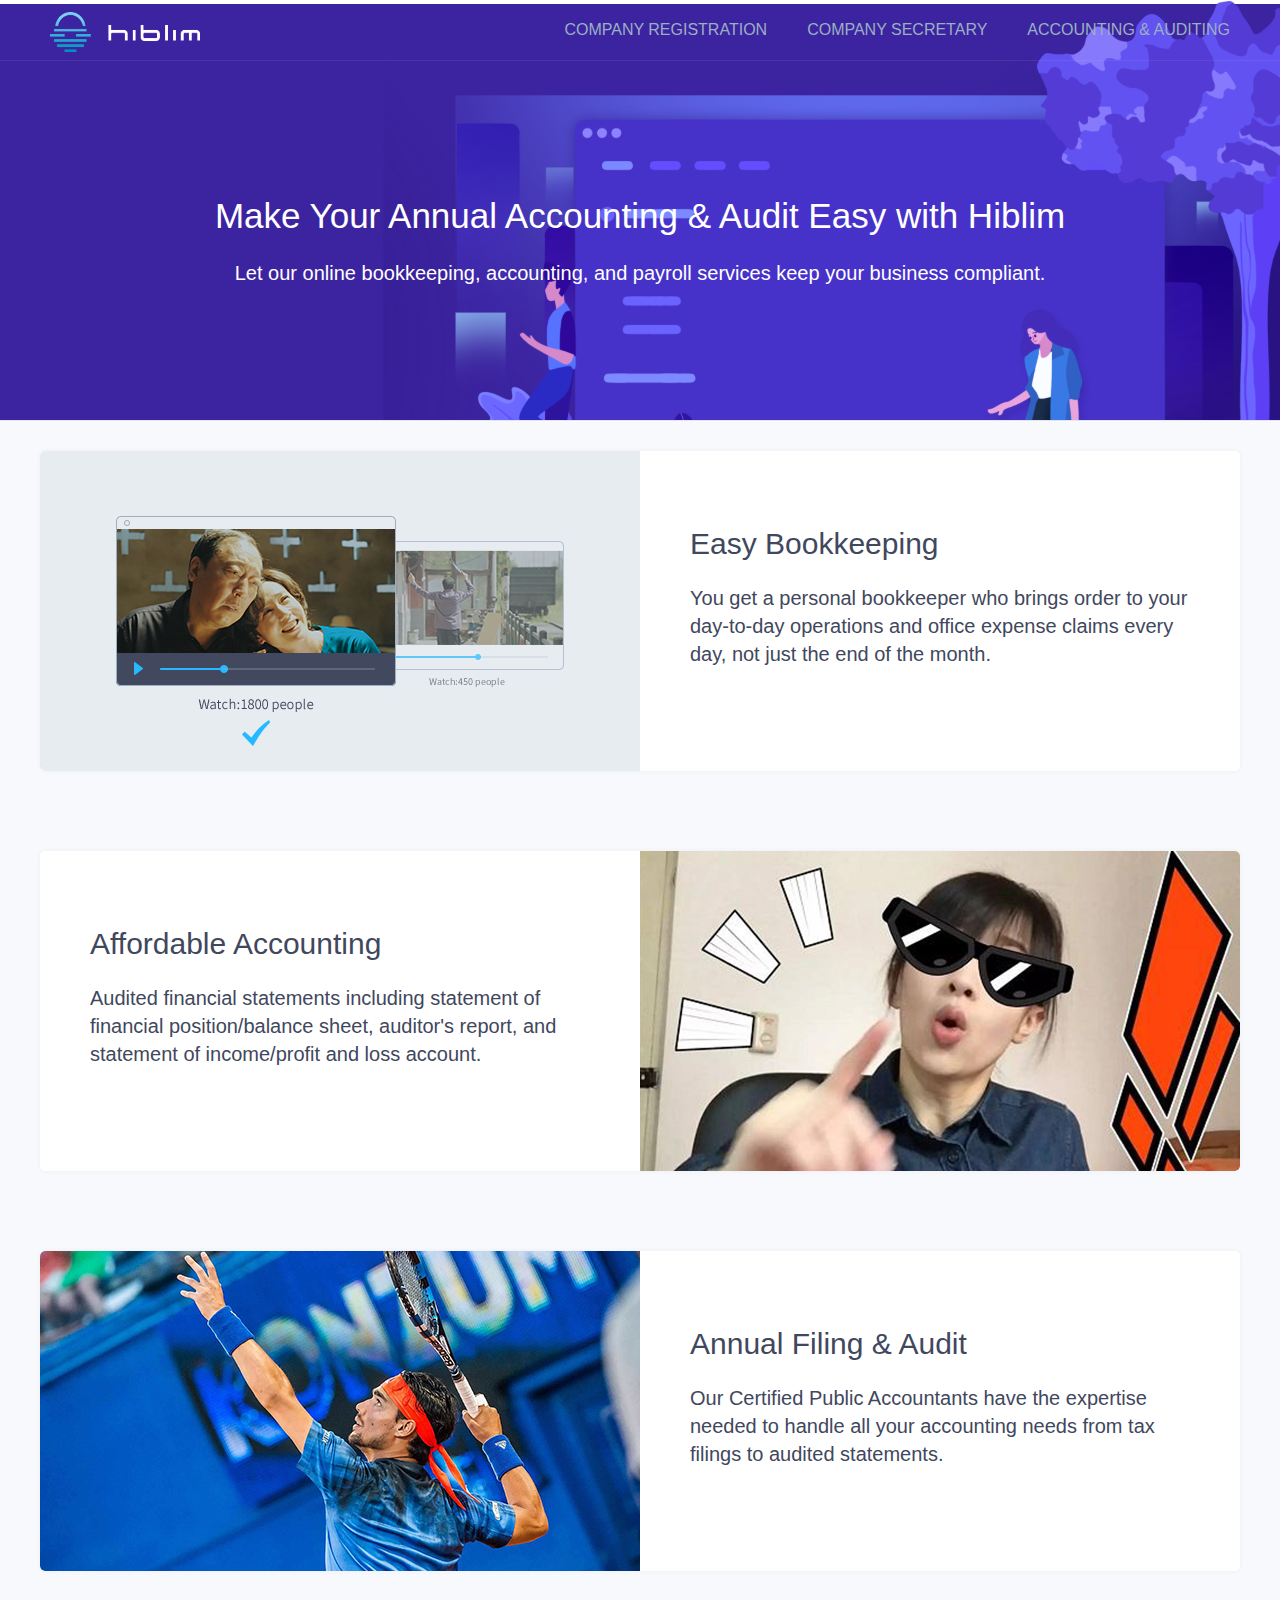
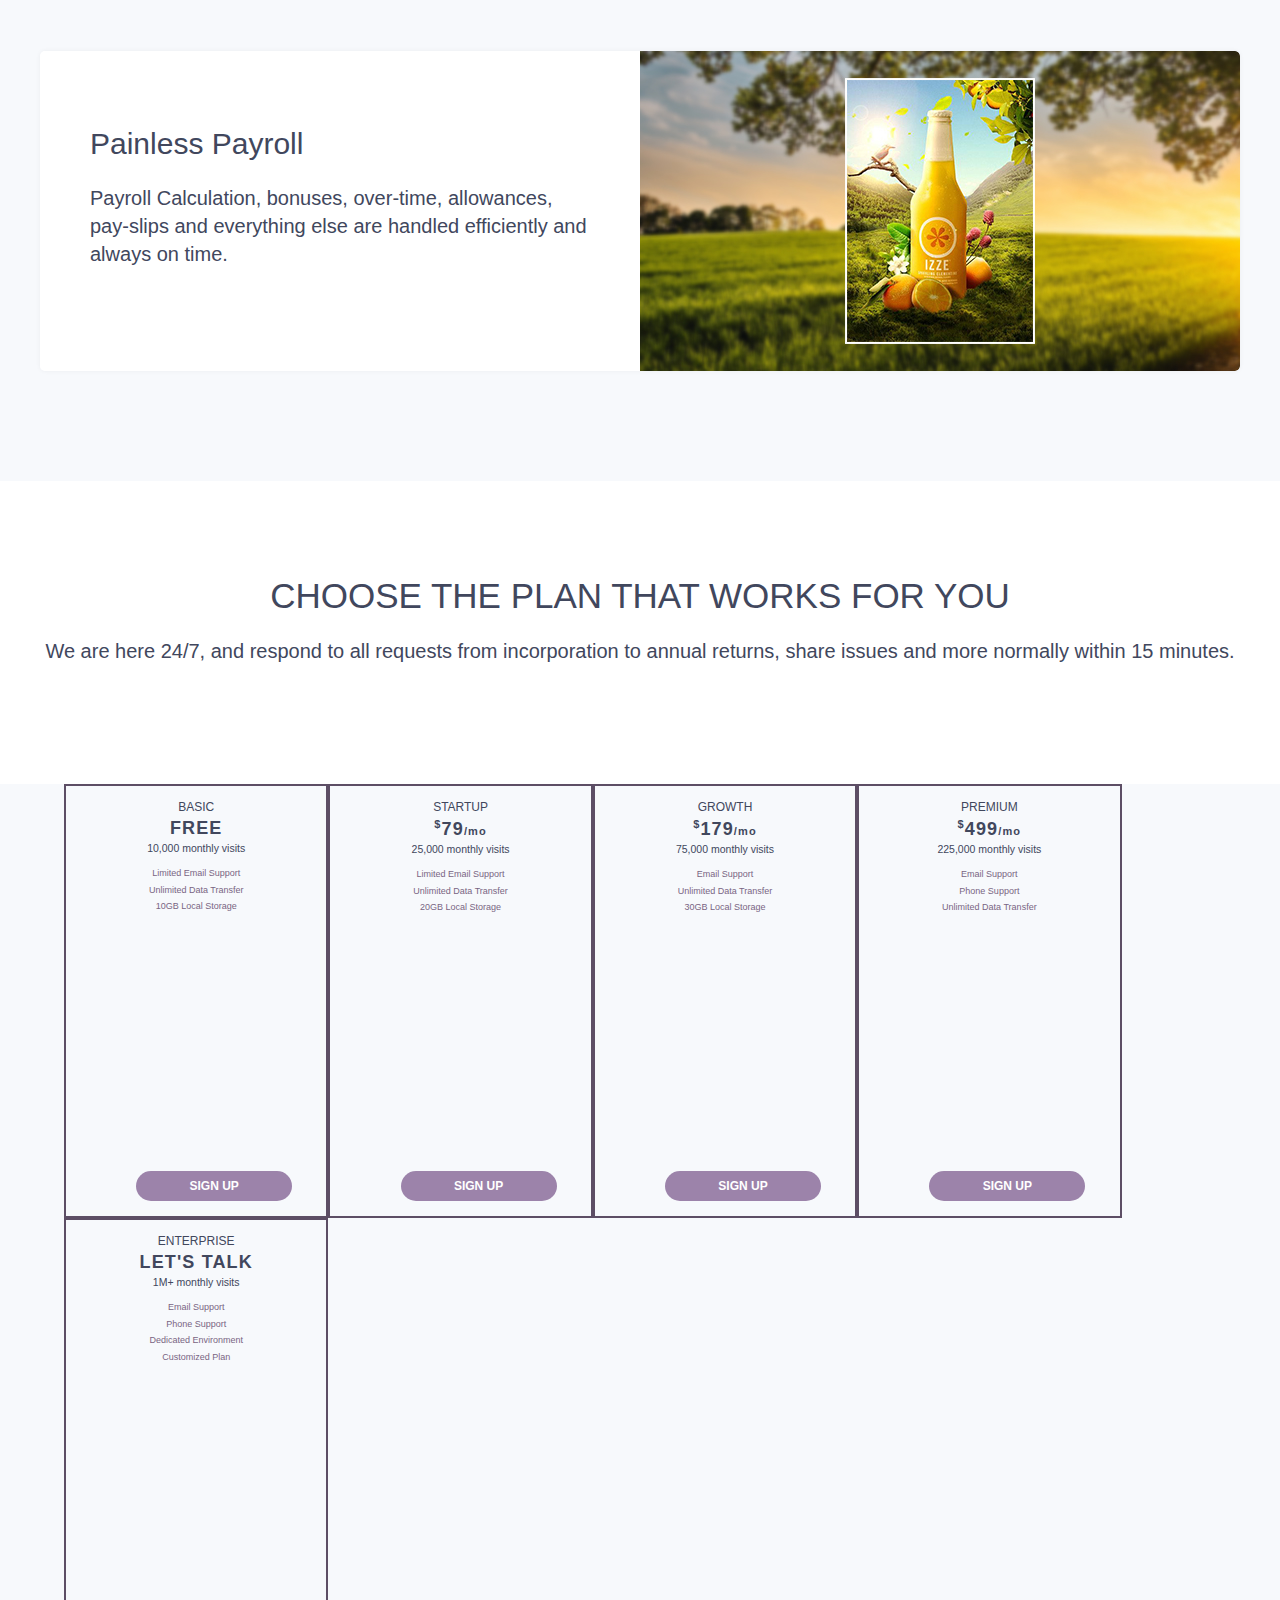
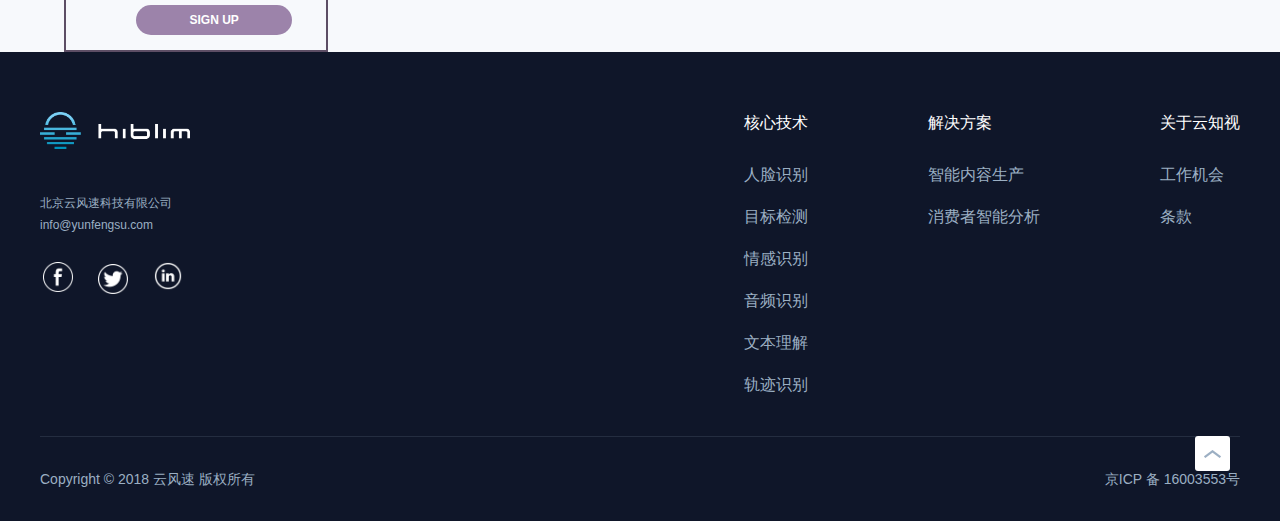
<file: bookkeeping.html>
<!DOCTYPE html>
<html xmlns="http://www.w3.org/1999/xhtml">
<head>
<meta http-equiv="Content-Type" content="text/html; charset=utf-8" />
<meta http-equiv="X-UA-Compatible" content="IE=edge,chrome=1">
<link rel="shortcut icon" href="./images/logo_icon.png">

<title>Register your Hong Kong company online in minutes. </title>
<script src="js/jquery-1.7.2.min.js"></script>
<script src="js/wow.min.js"></script>
<script src="js/dotdotdot.js"></script>
<script src="js/layout.js"></script>
<script src="js/jquery.SuperSlide.js"></script>
<link rel="stylesheet" href="css/layout.css">
<link rel="stylesheet" href="css/iconfont.css">
<link rel="stylesheet" href="css/animate.css">

<style type="text/css">
.container {
  margin: 0 auto;
  width: 90%;
  max-width: 1200px;
}
.group:after {
  content: "";
  display: table;
  clear: both;
}
.grid-1-5 {
  border: 2px solid #5d4e65;   
  min-height: 400px;
  padding: 1.25em;
  position: relative;
  text-align: center;
  transition: all .2s ease-in-out;
  
  @media screen and (min-width: 700px) {
    & {
      float: left;
      width: 50%;
    }
    &:nth-child(odd) {
      clear: left;
    }
  }
  
  @media screen and (min-width: 800px) {
    & {      
      width: 33.3333333%;
    }
    &:nth-child(3n+1) {
      clear: left;
    }
    &:nth-child(odd) {
      clear: none;
    }    
  }
  
  @media screen and (min-width: 1120px) {
    & {
       width: 20%;
    }
    &:nth-child(odd), &:nth-child(3n+1) {
       clear: none;
    }    
  }
  
}
.grid-1-5:hover {
  background-color: rgb(83,69,91);
  @include filter-gradient(#53455b, #201d22, vertical);
  @include background-image(linear-gradient(top,  rgba(83,69,91,1) 0%,rgba(32,29,34,1) 100%));  
  border-top: 2px solid #ec7a37;
  border-bottom: 2px solid #ff4f69;
  box-shadow: 0px 0px 10px 0px rgba(50, 50, 50, 1);
  transform: scale(1.025);
  z-index: 2;

  &:before, &:after {
    content: ""; 
    position: absolute; 
    background-color: rgb(246,125,53);
    @include filter-gradient(#f67d35, #ff4f68, vertical);
    @include background-image(linear-gradient(top,  rgba(246,125,53,1) 0%,rgba(255,79,104,1) 100%));
    top: -2px; 
    bottom: -2px; 
    width: 2px;    
  }

  &:before { 
    left: -2px; 
  }
  &:after { 
    right: -2px; 
  }  

  & .button {
    background-color: rgb(238,122,54);
    @include filter-gradient(#ee7a36, #eb495d, horizontal);
    @include background-image(linear-gradient(left,  rgba(238,122,54,1) 0%,rgba(235,73,93,1) 100%));    
  }
}
h2, h3, p, ul {
  margin: 0
}
h2 {
  font-size: 1em;
  font-weight: 400;
  margin: 0 0 0.5em;
}
h3 {
  font-size: 1.5em;
  letter-spacing: 0.0625em;
  margin: 0 0 0.3333333333333333em;
}
p {
  font-size: 0.875em;  
}
p, ul {
  margin:0 0 1.5em
}
ul {
  color: #796583;
  font-size: 0.75em;
  list-style-type: none;
  padding: 0;
  li {
    margin: 0 0 0.8333333333333333em;
  }
}
.button {
  background-color: #9c83aa;
  border-radius: 20px;
  color: #fff;
  font-size: 1em;
  font-weight: 700;
  padding: 0.75em 1.5em;
  position: absolute;
  bottom: 1.25em;
  left: 50%;
  margin-left: -60px;
  text-decoration: none;
  width: 120px;
}
.uppercase, .button, h2 {
  text-transform: uppercase;
}
sup, .small {
  font-size: 0.6125em;
}
</style>

</head>
<body>

<div class="menu">
   <div class="menubox">
   	 <h1 class="logo"><a href="index.html"><img src="images/logo.png"></a></h1>
   	 <ul>
   	 	<li><a href="incorporation.html">COMPANY REGISTRATION</a></li>
		<li>
			<a href="secretary.html">COMPANY SECRETARY</a>
		</li>
   	 	<li>
			<a href="accounting.html">ACCOUNTING & AUDITING</a>
		</li>

   	 </ul>
   </div>	
</div>
                                                                                                                                                  
<div class="banner2">
	<div class="bd">
	  <ul>
	  	<li style="background:url(images/hiblim-banner-1.png);">
	  	  <a href="###">
	  	  	<div class="text1 wow fadeInDown" data-wow-duration="2s" data-wow-delay="0.3s" style="color:#FFF;"> Make Your Annual Accounting & Audit Easy with Hiblim</div>
	  	  	<div class="text2 wow fadeInUp" data-wow-duration="1s" data-wow-delay="0.3s">Let our online bookkeeping, accounting, and payroll services keep your business compliant.</div>
	  	  </a>
	  	</li>
	  </ul>
	</div>
</div>
<script type="text/javascript">
  $(function(){
  	jQuery(".banner").slide({titCell:".hd ul",mainCell:".bd ul",autoPlay:true,autoPage:true});
  });
</script>

<div class="block block5">
	 <div class="contentbox publicblock">
    		<div class="item">
			<div class="txt">
			   <div class="txtbox">
				<div class="h2">Easy Bookkeeping</div>
				<p>You get a personal bookkeeper who brings order to your day-to-day operations and office expense claims every day, not just the end of the month. </p>
			  </div>
			</div>
			<div class="img"><img src="images/nr1_1.jpg"></div>
		</div><!--单条数据-->
        	<div class="item">
			<div class="txt">
			   <div class="txtbox">
				<div class="h2">Affordable Accounting</div>
				<p>Audited financial statements including statement of financial position/balance sheet, auditor's report, and statement of income/profit and loss account.</p>
			  </div>
			</div>
			<div class="img"><img src="images/nr1_2.jpg"></div>
		</div><!--单条数据-->
		<div class="item">
			<div class="txt">
			   <div class="txtbox">
				<div class="h2">Annual Filing & Audit</div>
				<p>Our Certified Public Accountants have the expertise needed to handle all your accounting needs from tax filings to audited statements.</p>
			  </div>
			</div>
			<div class="img"><img src="images/nr1_3.jpg"></div>
		</div><!--单条数据-->
		
		<div class="item">
			<div class="txt">
			   <div class="txtbox">
				<div class="h2">Painless Payroll</div>
				<p>Payroll Calculation, bonuses, over-time, allowances, pay-slips and everything else are handled efficiently and always on time.</p>
			  </div>
			</div>
			<div class="img"><img src="images/nr1_4.jpg"></div>
		</div><!--单条数据-->
		
    </div>
</div>
         
<div class="block6">
	<div class="title">
	 <h2>Choose the plan that works for you</h2>
	 <p>We are here 24/7, and respond to all requests from incorporation to annual returns, share issues and more normally within 15 minutes.</p>
    	</div>
</div>

	<div class="container group">
		<div class="grid-1-5">
			<h2>Basic</h2>
			<h3><span class="uppercase">Free</span></h3>
			<p>10,000 monthly visits</p>
			<ul>
				<li>Limited Email Support</li>
				<li>Unlimited Data Transfer</li>
				<li>10GB Local Storage</li>
			</ul>
			<a href="" class="button">Sign Up</a>
		</div>
		<div class="grid-1-5">
			<h2>Startup</h2>
			<h3><sup>$</sup>79<span class="small">/mo</span></h3>
			<p>25,000 monthly visits</p>
			<ul>
				<li>Limited Email Support</li>
				<li>Unlimited Data Transfer</li>
				<li>20GB Local Storage</li>
			</ul>		
			<a href="" class="button">Sign Up</a>	
		</div>
		<div class="grid-1-5">
			<h2>Growth</h2>
			<h3><sup>$</sup>179<span class="small">/mo</span></h3>
			<p>75,000 monthly visits</p>
			<ul>
				<li>Email Support</li>
				<li>Unlimited Data Transfer</li>
				<li>30GB Local Storage</li>
			</ul>	
			<a href="" class="button">Sign Up</a>		
		</div>
		<div class="grid-1-5">
			<h2>Premium</h2>
			<h3><sup>$</sup>499<span class="small">/mo</span></h3>
			<p>225,000 monthly visits</p>
			<ul>
				<li>Email Support</li>
				<li>Phone Support</li>
				<li>Unlimited Data Transfer</li>
			</ul>	
			<a href="" class="button">Sign Up</a>		
		</div>
		<div class="grid-1-5">
			<h2>Enterprise</h2>
			<h3><span class="uppercase">Let's Talk</span></h3>
			<p>1M+ monthly visits</p>
			<ul>
				<li>Email Support</li>
				<li>Phone Support</li>
				<li>Dedicated Environment</li>
				<li>Customized Plan</li>
			</ul>
			<a href="" class="button">Sign Up</a>
		</div>		
	</div>
                                                                                                                                                        
<div class="footer">
	<div class="publicblock">
		<div class="f1">
			<div class="logo"><a href="###"><img src="images/logo.png" /></a></div>
			<div class="text1">北京云风速科技有限公司</div>
			<div class="text1">info@yunfengsu.com</div>
			<ul>
				<li><a href="https://www.facebook.com/login/" class="iconfont">
					<img src="./images/face-book.png"  /></a>
				</li>
				<li><a href="https://twitter.com" class="iconfont" style="line-height:40px;">
					<img src="./images/twitter.png"  /></a></li>
				<li><a href="https://www.linkedin.com/" class="iconfont" style="font-size:30px;">
					<img src="./images/linkedin.png" />
				</a></li>
			</ul>
		</div>
		<div class="f2">
			<dl>
				<dt>核心技术</dt>
				<dd>
					<a href="renlianshibie.html">人脸识别</a>
					<a href="mubiaoceshi.html">目标检测</a>
					<a href="qingganshibie.html">情感识别</a>
					<a href="yinpinshibie.html">音频识别</a>
					<a href="wenbenlijie.html">文本理解</a>
					<a href="guijishibie.html">轨迹识别</a>
				</dd>
			</dl>
			<dl>
				<dt>解决方案</dt>
				<dd>
					<a href="neirongshengchan.html">智能内容生产</a>
					<a href="zhinengfenxi.html">消费者智能分析</a>
				</dd>
			</dl>
			<dl>
				<dt>关于云知视</dt>
				<dd>
					<a href="###">工作机会</a>
					<a href="###">条款</a>
				</dd>
			</dl>
		</div>
	</div>
	<div class="publicblock f3">
		<span class="s1">Copyright © 2018 云风速 版权所有</span>
		<span class="s2">京ICP 备 16003553号</span>
	</div>
    <div class="totop" onclick="func.totop()"></div>
</div>
<script type="text/javascript">
	$(function(){
		func.srollSelect();
		$(window).scroll(function() {
	     func.srollSelect()
	    })
	});
</script>
</body>
</html>
</file>
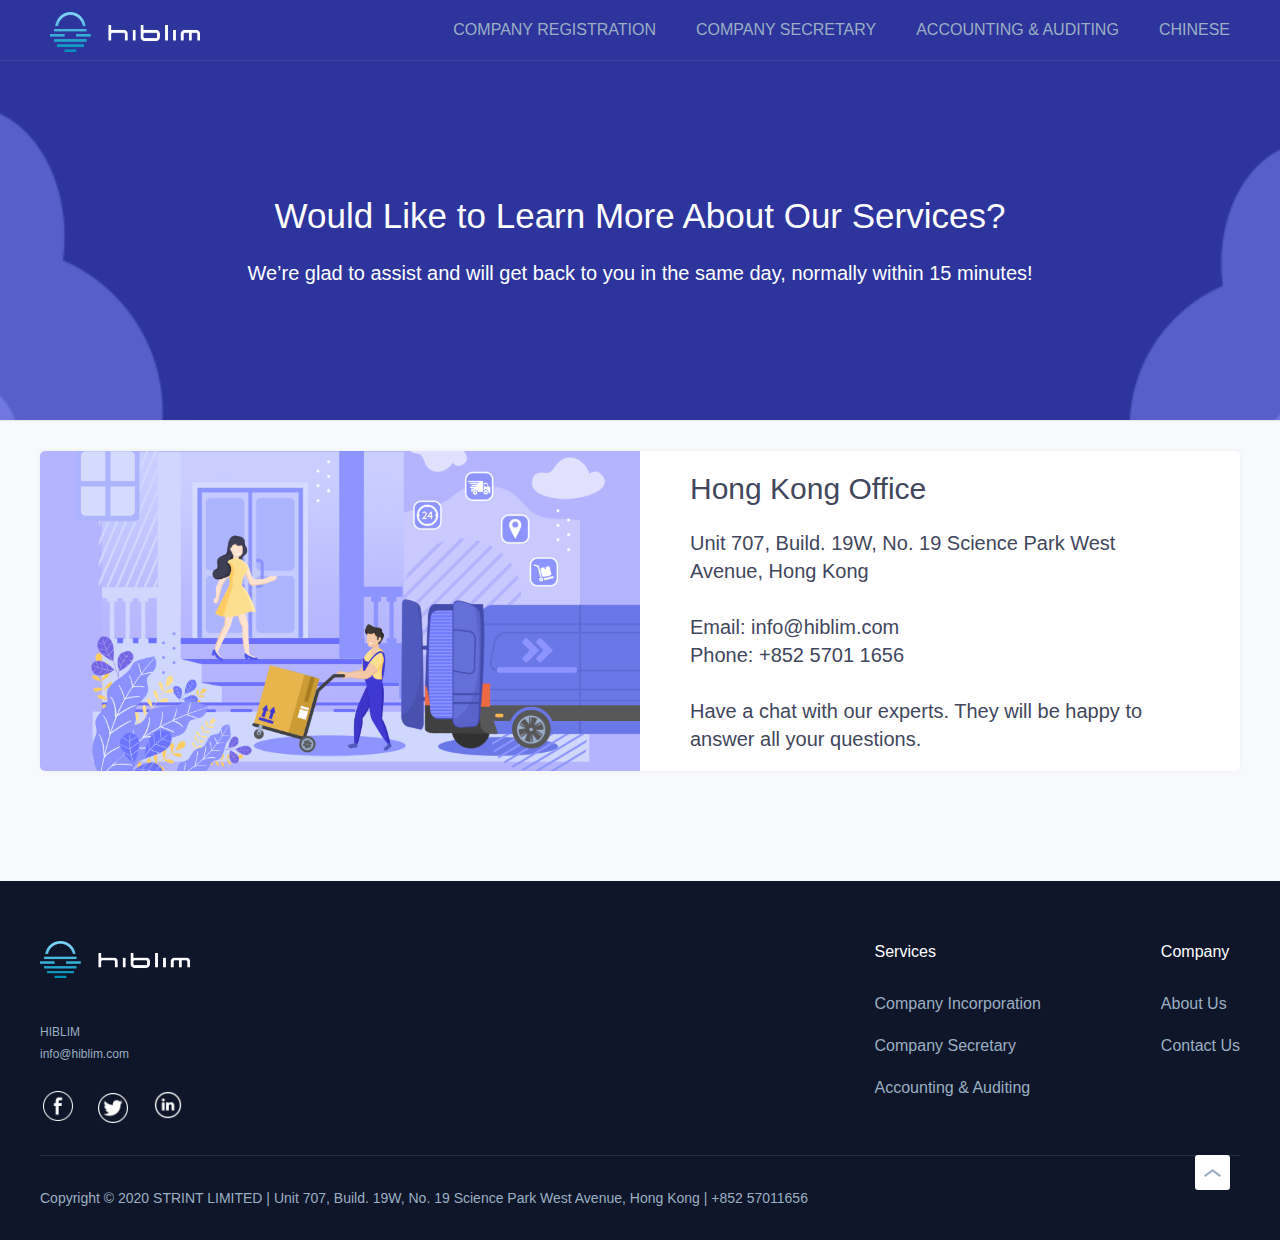
<file: contact-us.html>
<!DOCTYPE html>
<html xmlns="http://www.w3.org/1999/xhtml">
<head>
<meta http-equiv="Content-Type" content="text/html; charset=utf-8" />
<meta http-equiv="X-UA-Compatible" content="IE=edge,chrome=1">
<link rel="shortcut icon" href="./images/logo_icon.png">
<title>Hiblim Contact Information</title>
<meta name="description" content="We’re glad to assist and will get back to you in the same day, normally within 15 minutes!">
<script src="js/jquery-1.7.2.min.js"></script>
<script src="js/wow.min.js"></script>
<script src="js/dotdotdot.js"></script>
<script src="js/layout.js"></script>
<script src="js/jquery.SuperSlide.js"></script>
<script src="js/chatbot.js"></script>

<link rel="stylesheet" href="css/layout.css">
<link rel="stylesheet" href="css/iconfont.css">
<link rel="stylesheet" href="css/animate.css">
</head>
<body>

<div class="menu">
   <div class="menubox">
   	 <h1 class="logo"><a href="index.html"><img src="images/logo.png"></a></h1>
   	 <ul>
   	 	<li><a href="incorporation.html">COMPANY REGISTRATION</a></li>
		<li>
			<a href="secretary.html">COMPANY SECRETARY</a>
		</li>
   	 	<li>
			<a href="accounting.html">ACCOUNTING & AUDITING</a>
		</li>
		<li>
			<a href="http://www.hiblim.com">CHINESE</a>
		</li>
   	 </ul>
   </div>	
</div>
                                                                                                                                                  
<div class="banner2">
	<div class="bd">
	  <ul>
	  	<li style="background:url(images/hiblim_banner_3_1280.png);">
	  	  <a href="###">
	  	  	<div class="text1" style="color:#FFF;">Would Like to Learn More About Our Services?</div>
	  	  	<div class="text2" style="color:#FFF;">We’re glad to assist and will get back to you in the same day, normally within 15 minutes!</div>
	  	  </a>
	  	</li>
	  </ul>
	</div>
</div>
<script type="text/javascript">
  $(function(){
  	jQuery(".banner").slide({titCell:".hd ul",mainCell:".bd ul",autoPlay:true,autoPage:true});
  });
</script>

<div class="block block5">
    <div class="contentbox publicblock">
		<div class="item">
			<div class="txt">
			   <div class="txtbox">
				<div class="h2">Hong Kong Office</div>
				<p> Unit 707, Build. 19W, No. 19 Science Park West Avenue, Hong Kong
<br/><br/>Email: info@hiblim.com
<br/>Phone: +852 5701 1656
<br/>
<br/>Have a chat with our experts. They will be happy to answer all your questions.
</p> 
			</div>
			</div>
			<div class="img"><img src="images/inc_3_light.png"></div>
		</div><!--单条数据-->
    </div>
</div>
         
                                                                                                                                                                   
<div class="footer">
	<div class="publicblock">
		<div class="f1">
			<div class="logo"><a href="###"><img src="images/logo.png" /></a></div>
			<div class="text1">HIBLIM</div>
			<div class="text1">info@hiblim.com</div>
			<ul>
				<li><a href="https://www.facebook.com/login/" class="iconfont">
					<img src="./images/face-book.png"  /></a>
				</li>
				<li><a href="https://twitter.com" class="iconfont" style="line-height:40px;">
					<img src="./images/twitter.png"  /></a></li>
				<li><a href="https://www.linkedin.com/" class="iconfont" style="font-size:30px;">
					<img src="./images/linkedin.png" />
				</a></li>
			</ul>
		</div>
		<div class="f2">
			<dl>
				<dt>Services</dt>
				<dd>
					<a href="incorporation.html">Company Incorporation</a>
					<a href="secretary.html">Company Secretary</a>
					<a href="accounting.html">Accounting & Auditing</a>
				</dd>
			</dl>
			<dl>
				<dt>Company</dt>
				<dd>
					<a href="about-us.html">About Us</a>
					<a href="contact-us.html">Contact Us</a>
				</dd>
			</dl>
		</div>
	</div>
	<div class="publicblock f3">
	<span class="s1">Copyright © 2020 STRINT LIMITED | Unit 707, Build. 19W, No. 19 Science Park West Avenue, Hong Kong | +852 57011656</span>
	</div>
    <div class="totop" onclick="func.totop()"></div>
</div>
<script type="text/javascript">
	$(function(){
		func.srollSelect();
		$(window).scroll(function() {
	     func.srollSelect()
	    })
	});
</script>
</body>
</html>
</file>
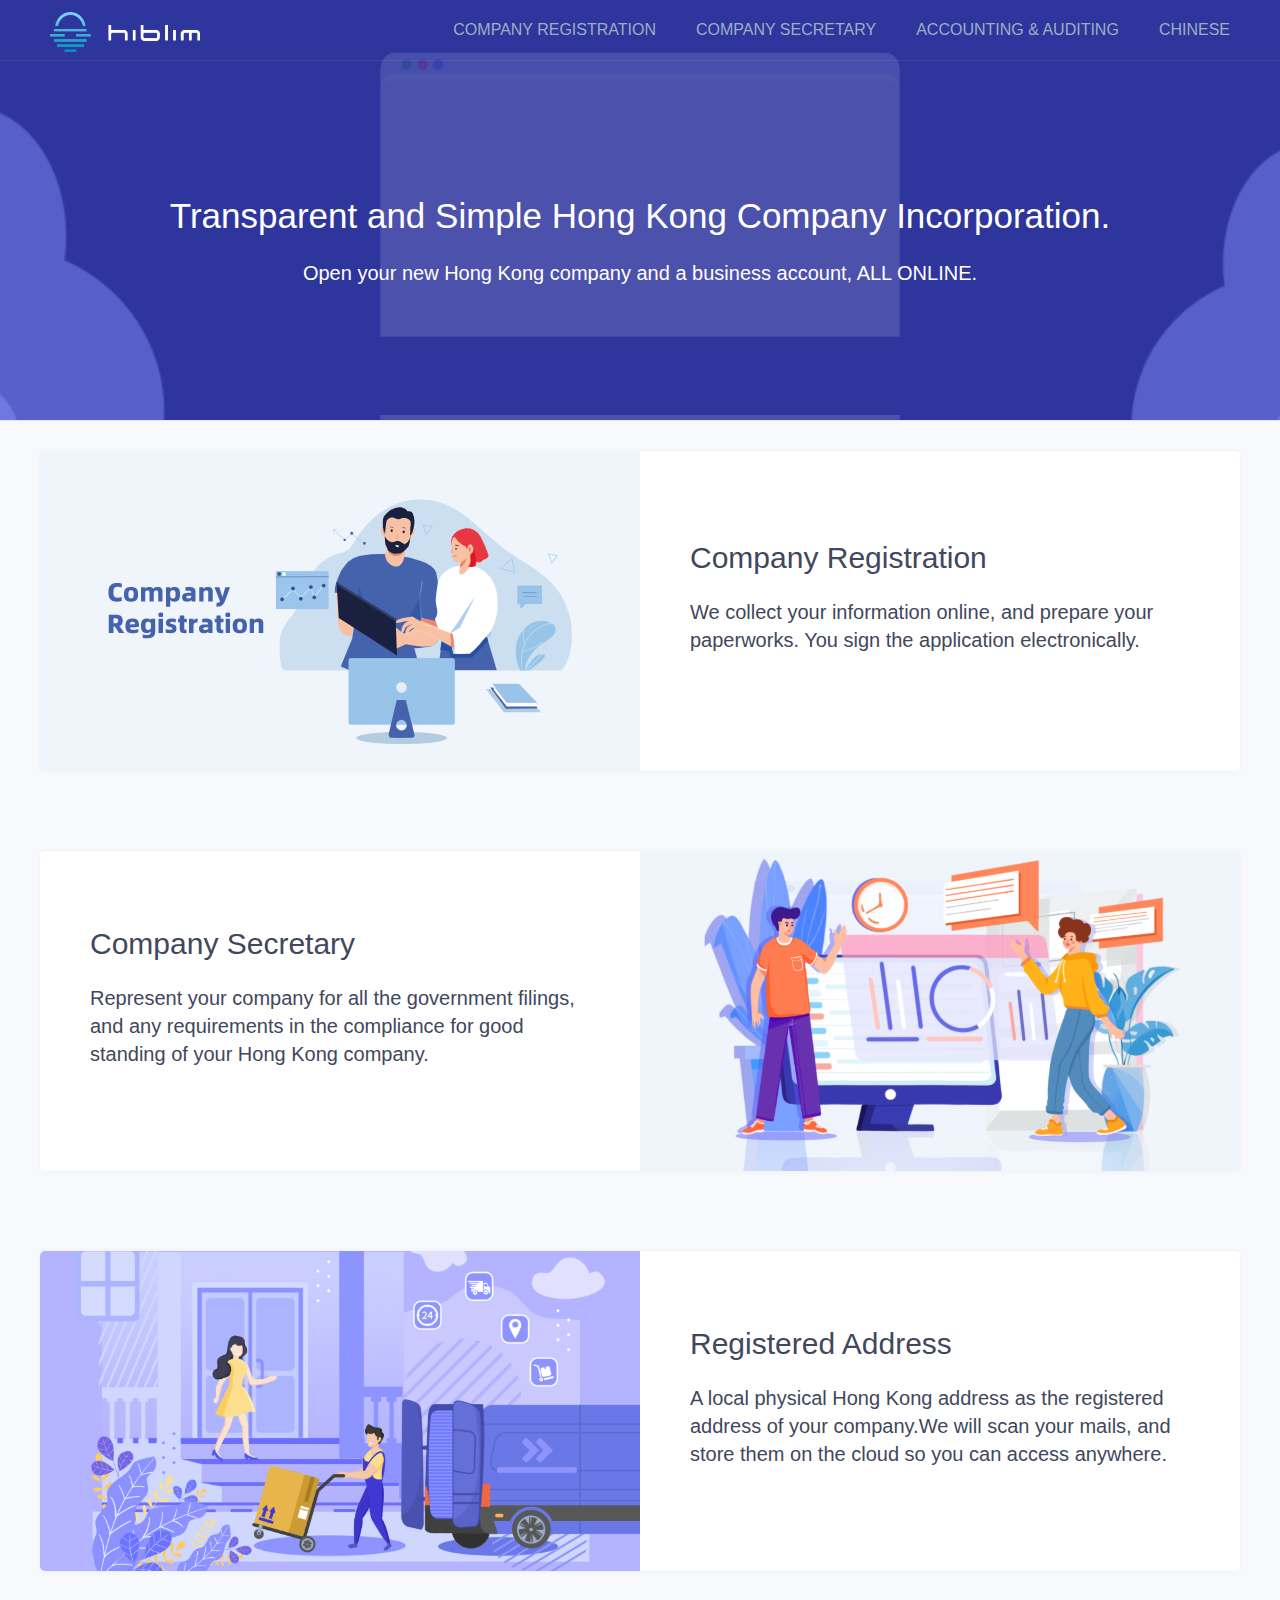
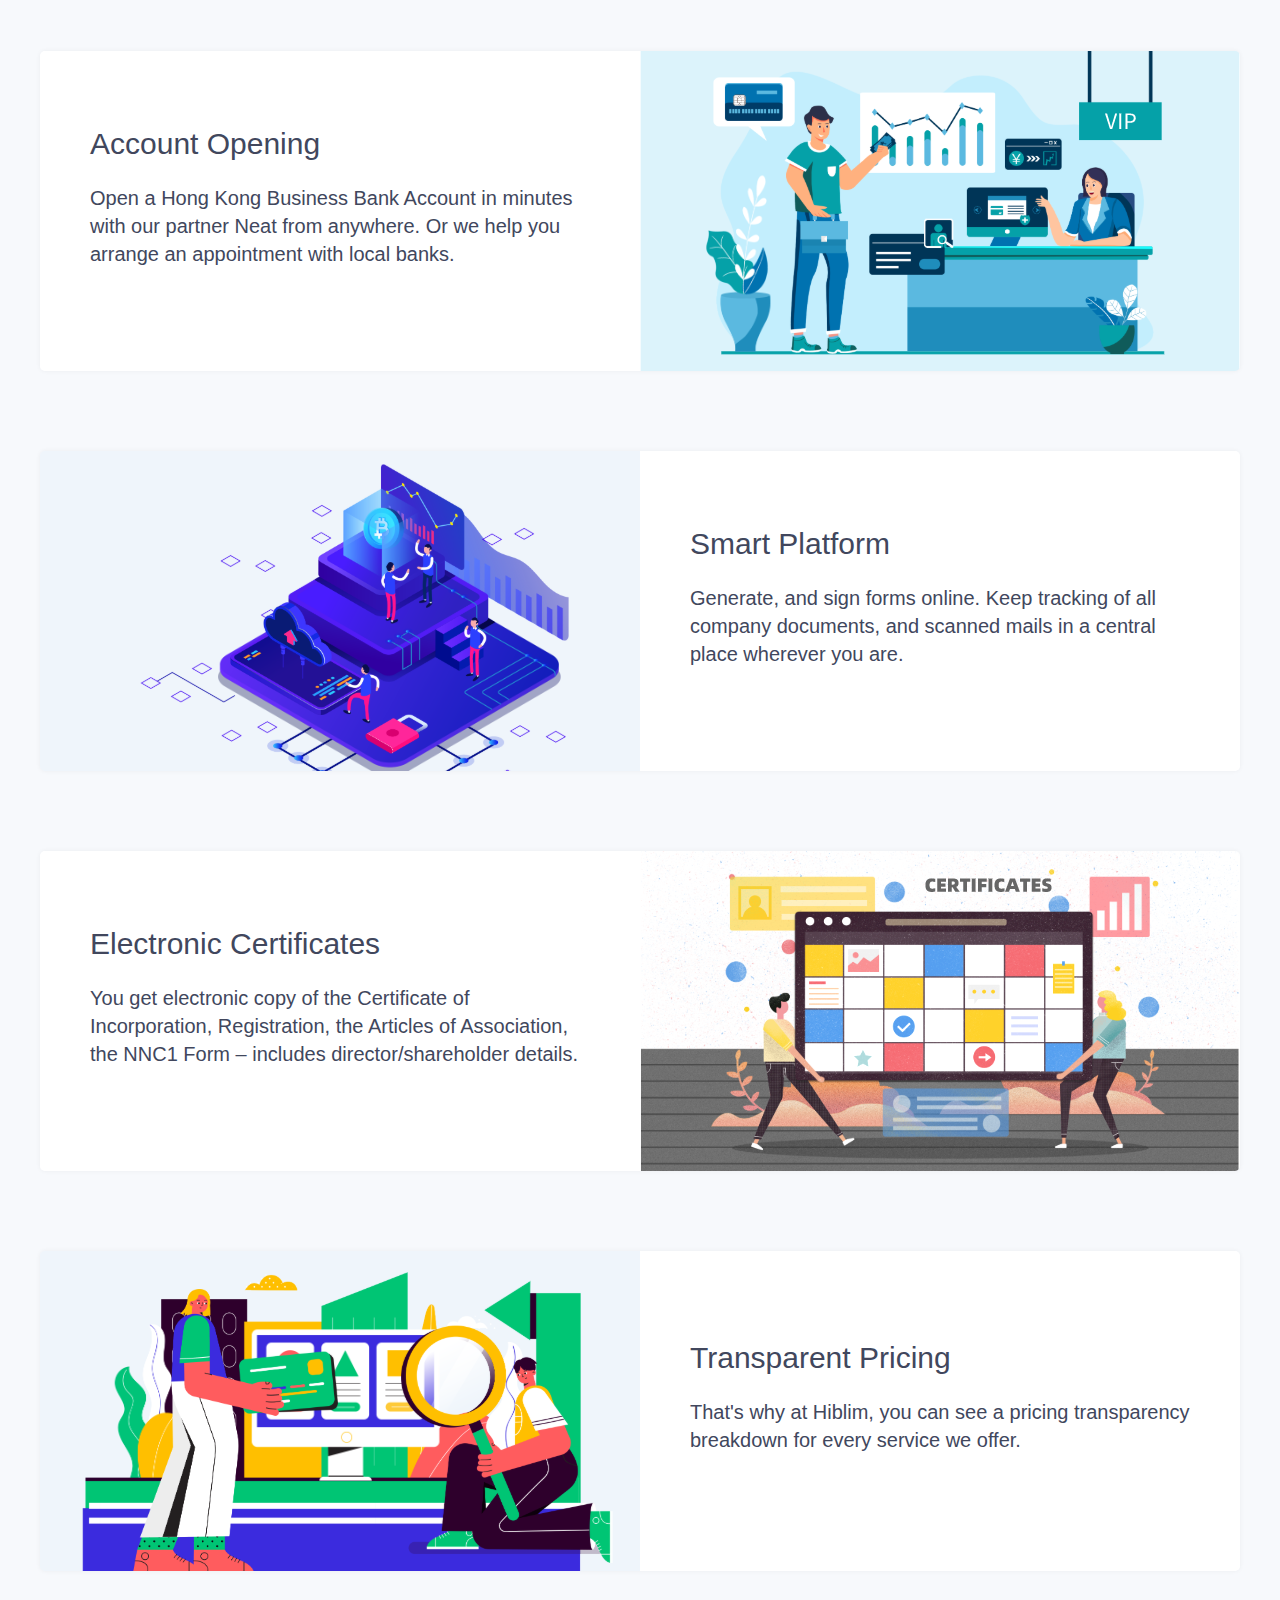
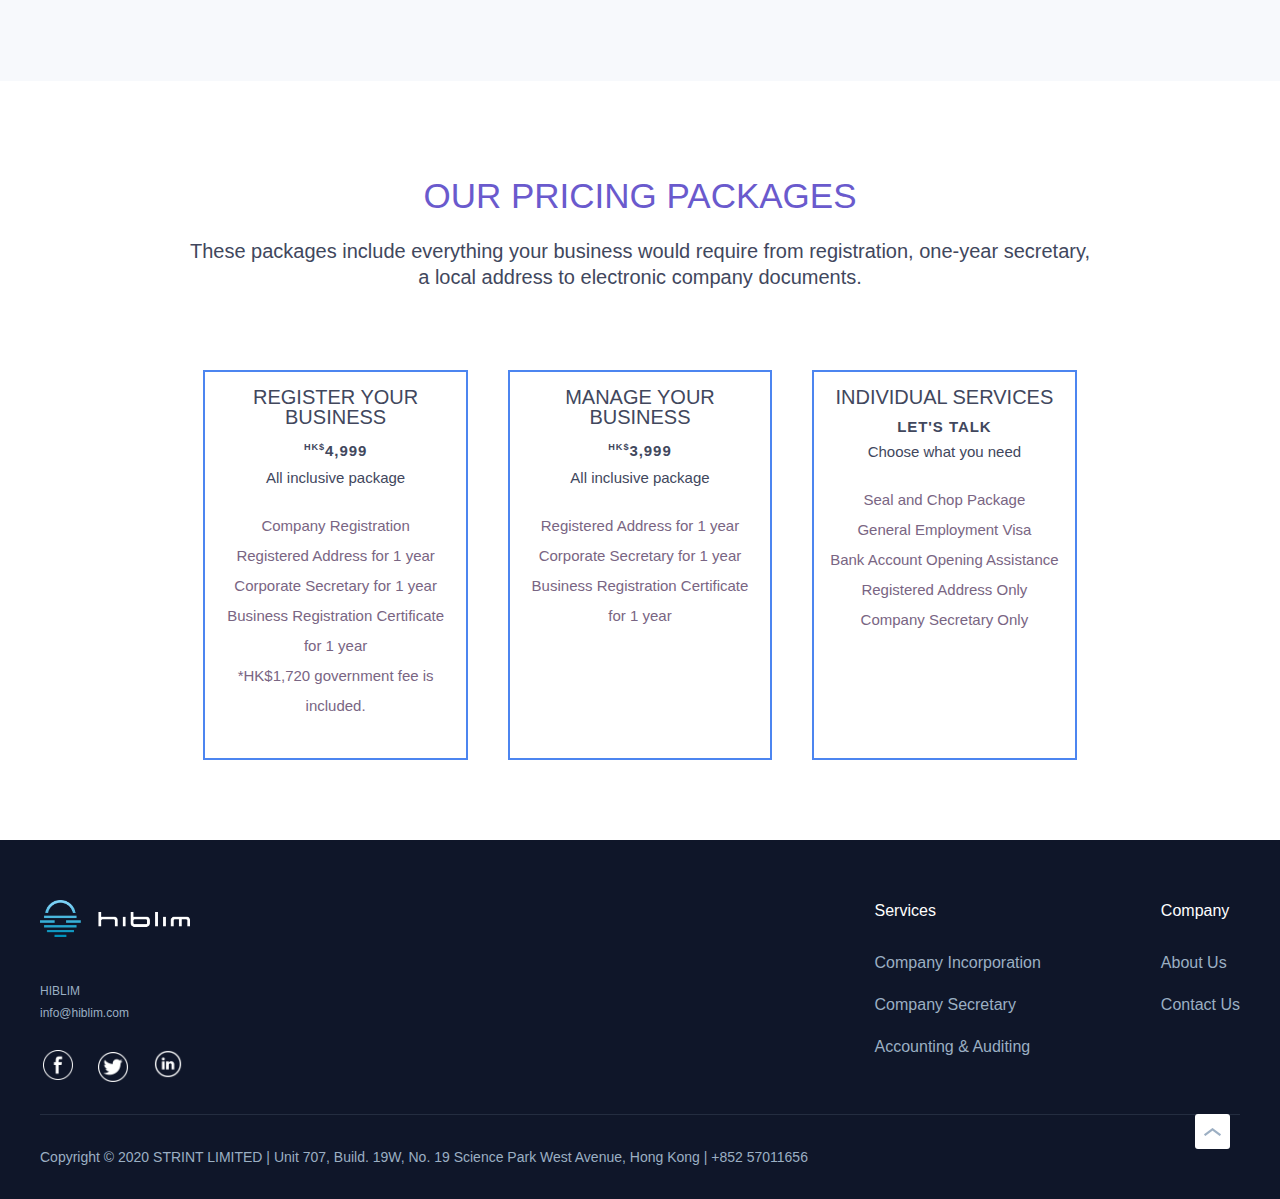
<file: incorporation.html>
<!DOCTYPE html>
<html xmlns="http://www.w3.org/1999/xhtml">
<head>
<meta http-equiv="Content-Type" content="text/html; charset=utf-8" />
<meta http-equiv="X-UA-Compatible" content="IE=edge,chrome=1">
<link rel="shortcut icon" href="./images/logo_icon.png">

<title>Register your Hong Kong company online in minutes. </title>
<meta name="description" content="Open your new Hong Kong company and a business account, ALL ONLINE. Our service includes everything your business would require from registration, one-year secretary, a local address to electronic company documents.">
<script src="js/jquery-1.7.2.min.js"></script>
<script src="js/wow.min.js"></script>
<script src="js/dotdotdot.js"></script>
<script src="js/layout.js"></script>
<script src="js/jquery.SuperSlide.js"></script>
<script src="js/chatbot.js"></script>

<link rel="stylesheet" href="css/layout.css">
<link rel="stylesheet" href="css/iconfont.css">
<link rel="stylesheet" href="css/animate.css">
<link rel="stylesheet" href="css/accounting.css">

</head>
<body>

<div class="menu">
   <div class="menubox">
   	 <h1 class="logo"><a href="index.html"><img src="images/logo.png"></a></h1>
   	 <ul>
   	 	<li><a href="incorporation.html">COMPANY REGISTRATION</a></li>
		<li>
			<a href="secretary.html">COMPANY SECRETARY</a>
		</li>
   	 	<li>
			<a href="accounting.html">ACCOUNTING & AUDITING</a>
		</li>
		<li>
			<a href="http://www.hiblim.com">CHINESE</a>
		</li>
   	<!-- <li>
			<a href="http://www.hiblim.com">LOG IN</a>
		</li> -->

   	 </ul>
   </div>	
</div>
                                                                                                                                                  
<div class="banner2">
	<div class="bd">
	  <ul>
	  	<li style="background:url(images/hiblim_banner_2.png);">
	  	  <a href="###">
	  	  	<div class="text1 wow fadeInDown" data-wow-duration="2s" data-wow-delay="0.3s" style="color:#FFF;">Transparent and Simple Hong Kong Company Incorporation.</div>
	  	  	<div class="text2 wow fadeInUp" data-wow-duration="1s" data-wow-delay="0.3s">Open your new Hong Kong company and a business account, ALL ONLINE.</div>
	  	  </a>
	  	</li>
	  </ul>
	</div>
</div>
<script type="text/javascript">
  $(function(){
  	jQuery(".banner").slide({titCell:".hd ul",mainCell:".bd ul",autoPlay:true,autoPage:true});
  });
</script>

<div class="block block5">
    <div class="contentbox publicblock">
    		<div class="item">
			<div class="txt">
			   <div class="txtbox">
				<div class="h2">Company Registration</div>
				<p>We collect your information online, and prepare your paperworks. You sign the application electronically.</p>
			  </div>
			</div>
			<div class="img"><img src="images/inc_1.png"></div>
		</div><!--单条数据-->
        	<div class="item">
			<div class="txt">
			   <div class="txtbox">
				<div class="h2">Company Secretary</div>
				<p>Represent your company for all the government filings, and any requirements in the compliance for good standing of your Hong Kong company. </p>
			  </div>
			</div>
			<div class="img"><img src="images/inc_2_light2.png"></div>
		</div><!--单条数据-->
		<div class="item">
			<div class="txt">
			   <div class="txtbox">
				<div class="h2">Registered Address</div>
				<p>A local physical Hong Kong address as the registered address of your company.We will scan your mails, and store them on the cloud so you can access anywhere.</p>
			  </div>
			</div>
			<div class="img"><img src="images/inc_3_light.png"></div>
		</div><!--单条数据-->
		
		<div class="item">
			<div class="txt">
			   <div class="txtbox">
				<div class="h2">Account Opening</div>
				<p>Open a Hong Kong Business Bank Account in minutes with our partner Neat from anywhere. Or we help you arrange an appointment with local banks.</p>
			  </div>
			</div>
			<div class="img"><img src="images/inc_4.png"></div>
		</div><!--单条数据-->
		
		<div class="item">
			<div class="txt">
			   <div class="txtbox">
				<div class="h2">Smart Platform</div>
				<p>Generate, and sign forms online. Keep tracking of all company documents, and scanned mails in a central place wherever you are. </p>
			  </div>
			</div>
			<div class="img"><img src="images/inc_5_light.png"></div>
		</div><!--单条数据-->	

		<div class="item">
			<div class="txt">
			   <div class="txtbox">
				<div class="h2">Electronic Certificates</div>
				<p>You get electronic copy of the Certificate of Incorporation, Registration, the Articles of Association, the NNC1 Form – includes director/shareholder details.</p>
			  </div>
			</div>
			<div class="img"><img src="images/inc_6.png"></div>
		</div><!--单条数据-->

		<div class="item">
		<div class="txt">
			   <div class="txtbox">
				<div class="h2">Transparent Pricing</div>
				<p>That's why at Hiblim, you can see a pricing transparency breakdown for every service we offer. </p>
			  </div>
		</div>
		<div class="img"><img src="images/inc_7_light.png"></div>
		</div><!--单条数据-->
    </div>
</div>
        
<div class="block6" >
	
	<div class="title">
		<h2><span style="color:SlateBlue;">Our Pricing Packages</span></h2>
		<p>These packages include everything your business would require from registration, one-year secretary, <br/> a local address to electronic company documents.</p>
	</div>

	<div class="container group">
		<div class="grid-1-5">
			<h2>Register your business</h2>
			<h3><sup>HK$</sup>4,999<span class="small"></span></h3>
			<p>All inclusive package</p>
			<ul>
				<li>Company Registration</li>
				<li>Registered Address for 1 year</li>
				<li>Corporate Secretary for 1 year</li>
				<li>Business Registration Certificate for 1 year</li>
				<li>*HK$1,720 government fee is included.</li>
			</ul>	
			<!-- <a href="" class="button">Get Started</a>		 -->
		</div>
		<div class="grid-1-5">
			<h2>Manage your business</h2>
			<h3><sup>HK$</sup>3,999<span class="small"></span></h3>
			<p>All inclusive package</p>
			<ul>
				<li>Registered Address for 1 year</li>
				<li>Corporate Secretary for 1 year</li>
				<li>Business Registration Certificate for 1 year</li>
			</ul>	
			<!-- <a href="" class="button">Get Started</a>		 -->
		</div>
		
<div class="grid-1-5">
			<h2>Individual Services</h2>
			<h3><span class="uppercase">Let's Talk</span></h3>
			<p>Choose what you need</p>
			<ul>
				<li>Seal and Chop Package</li>
				<li>General Employment Visa</li>
				<li>Bank Account Opening Assistance</li>
				<li>Registered Address Only</li>
				<li>Company Secretary Only</li>
			</ul>
			<!-- <a href="" class="button">Get Started</a> -->
		</div>		
	</div> 
</div>
                                                                                                                                                                   
<div class="footer">
	<div class="publicblock">
		<div class="f1">
			<div class="logo"><a href="###"><img src="images/logo.png" /></a></div>
			<div class="text1">HIBLIM</div>
			<div class="text1">info@hiblim.com</div>
			<ul>
				<li><a href="https://www.facebook.com/login/" class="iconfont">
					<img src="./images/face-book.png"  /></a>
				</li>
				<li><a href="https://twitter.com" class="iconfont" style="line-height:40px;">
					<img src="./images/twitter.png"  /></a></li>
				<li><a href="https://www.linkedin.com/" class="iconfont" style="font-size:30px;">
					<img src="./images/linkedin.png" />
				</a></li>
			</ul>
		</div>
		<div class="f2">
			<dl>
				<dt>Services</dt>
				<dd>
					<a href="incorporation.html">Company Incorporation</a>
					<a href="secretary.html">Company Secretary</a>
					<a href="accounting.html">Accounting & Auditing</a>
				</dd>
			</dl>
			<dl>
				<dt>Company</dt>
				<dd>
					<a href="about-us.html">About Us</a>
					<a href="contact-us.html">Contact Us</a>
				</dd>
			</dl>
		</div>
	</div>
	<div class="publicblock f3">
		<span class="s1">Copyright © 2020 STRINT LIMITED |  Unit 707, Build. 19W, No. 19 Science Park West Avenue, Hong Kong | +852 57011656</span>
	</div>
    <div class="totop" onclick="func.totop()"></div>
</div>
<script type="text/javascript">
	$(function(){
		func.srollSelect();
		$(window).scroll(function() {
	     func.srollSelect()
	    })
	});
</script>
</body>
</html>
</file>
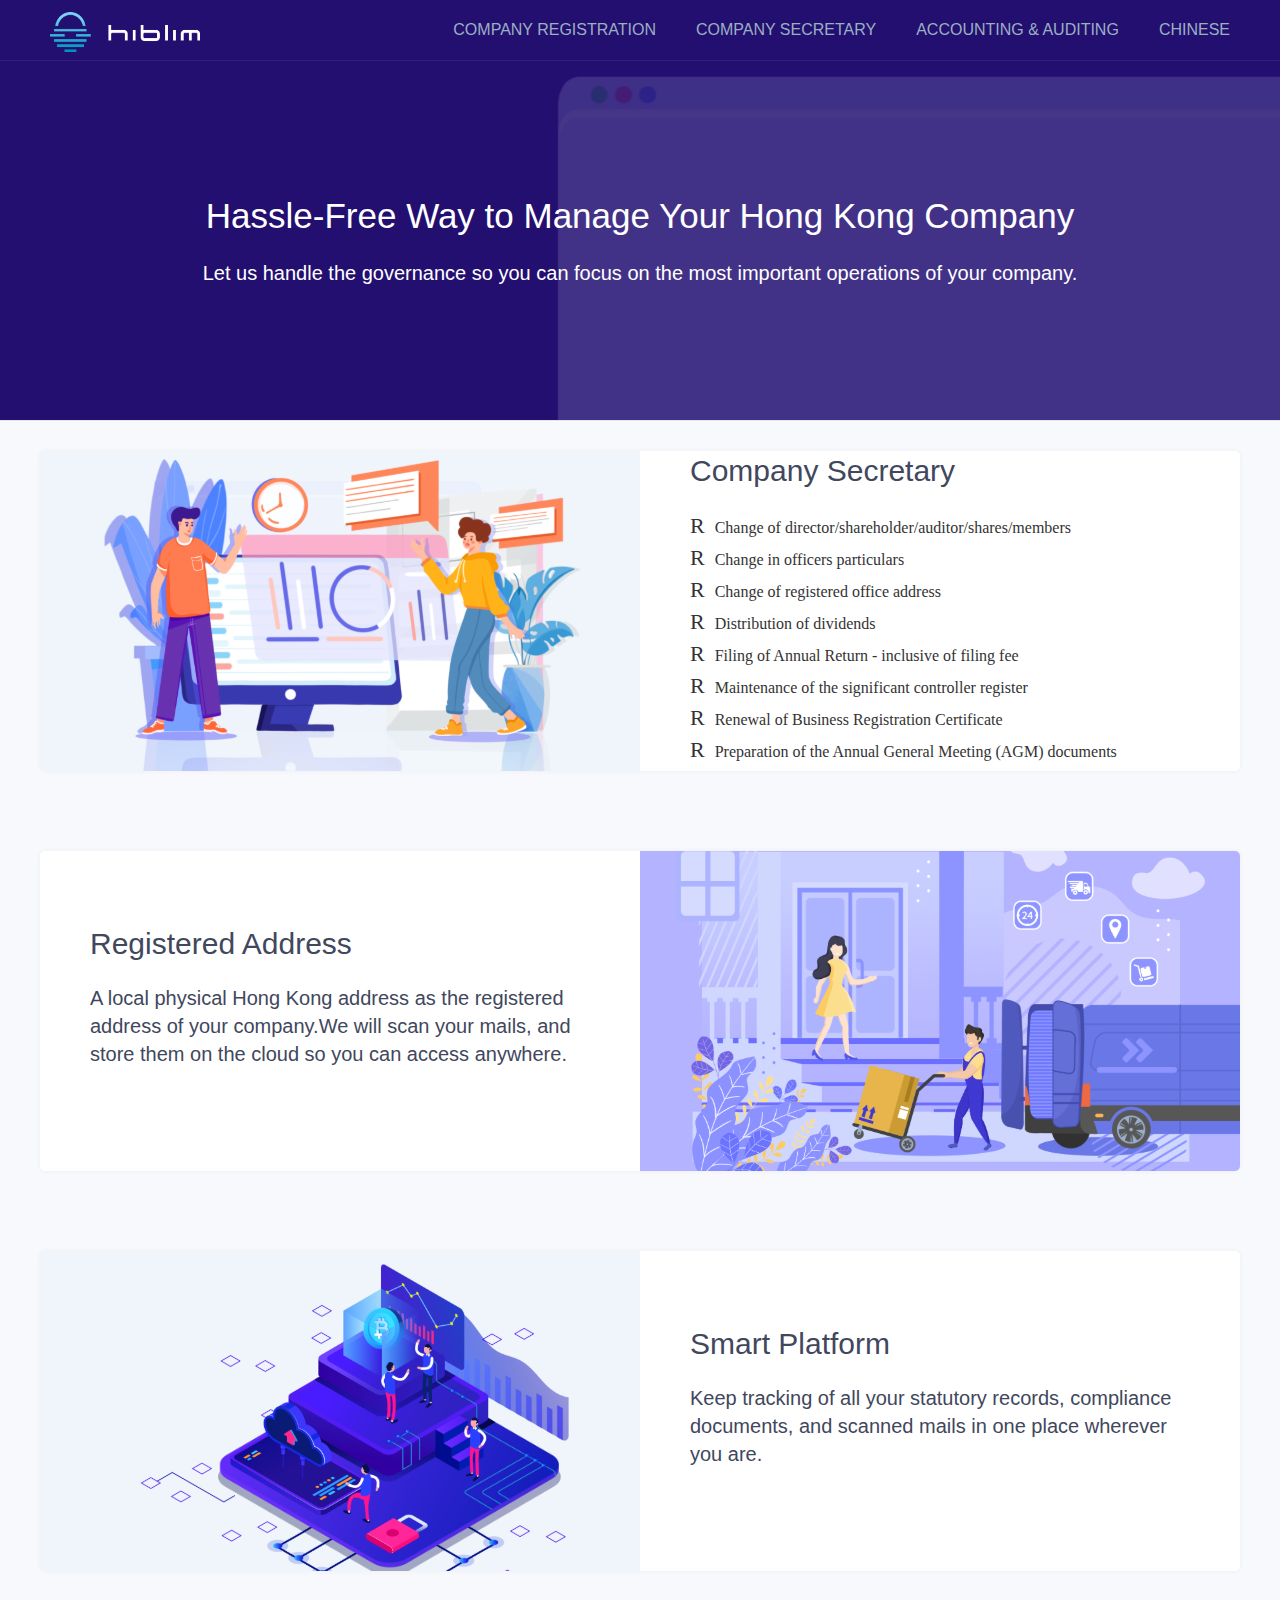
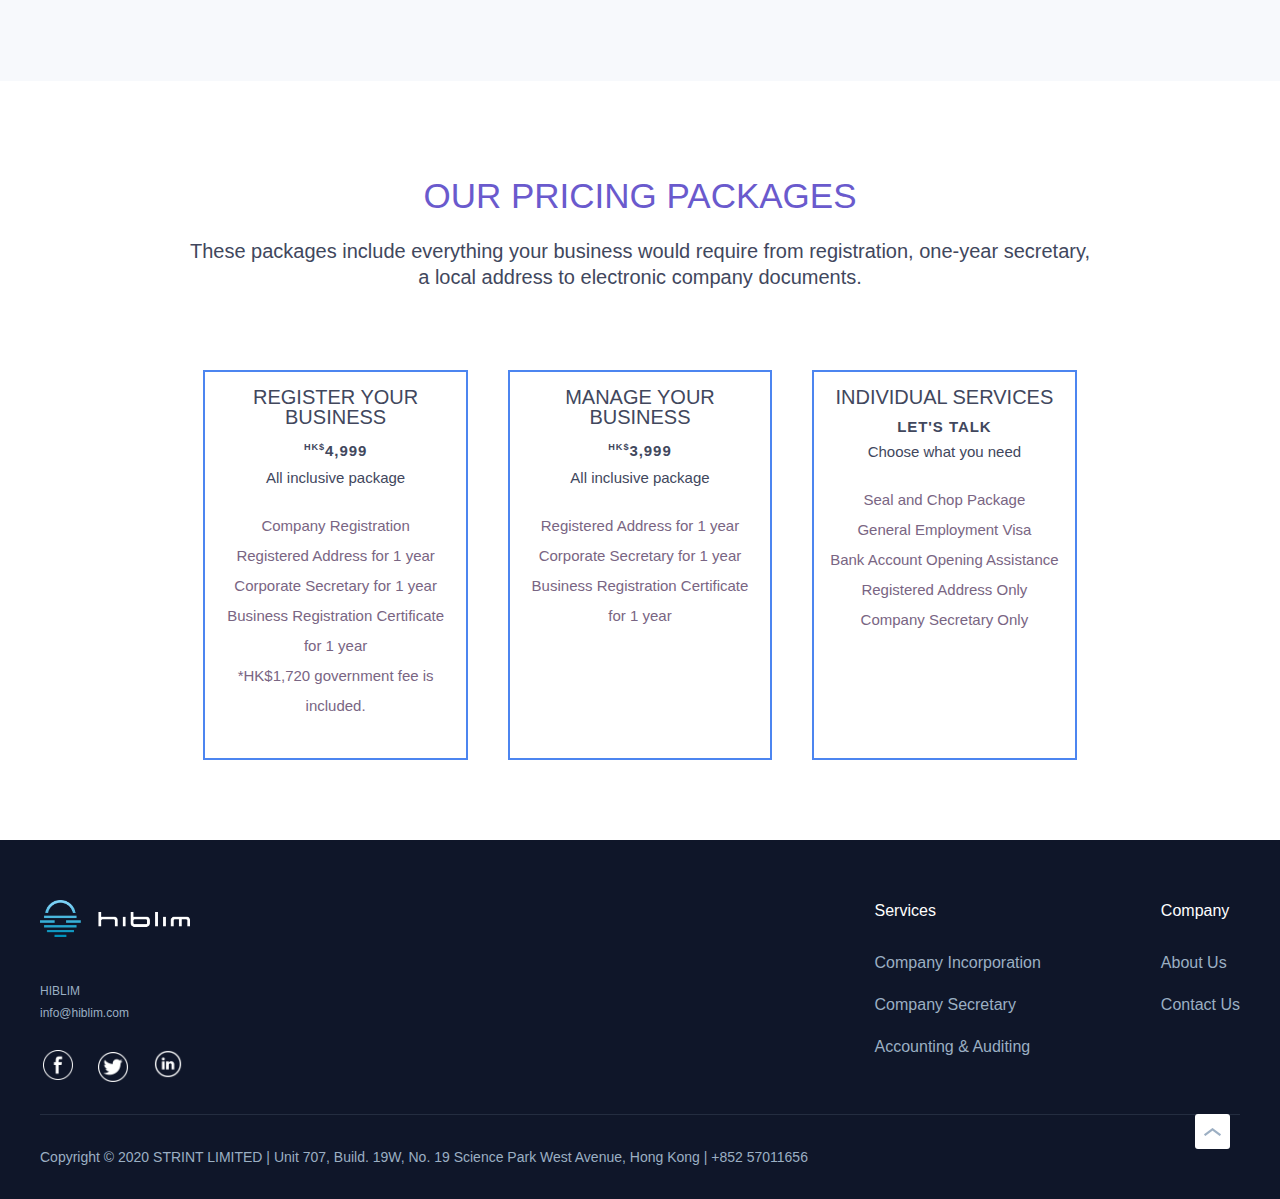
<file: secretary.html>
<!DOCTYPE html>
<html xmlns="http://www.w3.org/1999/xhtml">
<head>
<meta http-equiv="Content-Type" content="text/html; charset=utf-8" />
<meta http-equiv="X-UA-Compatible" content="IE=edge,chrome=1">
<link rel="shortcut icon" href="./images/logo_icon.png">

<title>Corporate secretary services in Hong Kong. </title>
<meta name="description" content="Hassle-Free way to manage your Hong Kong company - change of shareholders, and office address, renewal of business registration certificate,  filing annual return, etc.">

<script src="js/jquery-1.7.2.min.js"></script>
<script src="js/wow.min.js"></script>
<script src="js/dotdotdot.js"></script>
<script src="js/layout.js"></script>
<script src="js/jquery.SuperSlide.js"></script>
<script src="js/chatbot.js"></script>

<link rel="stylesheet" href="css/layout.css">
<link rel="stylesheet" href="css/iconfont.css">
<link rel="stylesheet" href="css/animate.css">
<link rel="stylesheet" href="css/accounting.css">
<link rel="stylesheet" href="css/secretary.css">

</head>
<body>

<div class="menu">
   <div class="menubox">
   	 <h1 class="logo"><a href="index.html"><img src="images/logo.png"></a></h1>
   	 <ul>
   	 	<li><a href="incorporation.html">COMPANY REGISTRATION</a></li>
		<li>
			<a href="secretary.html">COMPANY SECRETARY</a>
		</li>
   	 	<li>
			<a href="accounting.html">ACCOUNTING & AUDITING</a>
		</li>
		<li>
			<a href="http://www.hiblim.com">CHINESE</a>
		</li>
   	<!-- <li>
			<a href="http://www.hiblim.com">LOG IN</a>
		</li> -->

   	 </ul>
   </div>	
</div>
                                                                                                                                                  
<div class="banner2">
	<div class="bd">
	  <ul>
	  	<li style="background:url(images/banner-index-5.png);">
	  	  <a href="###">
	  	  	<div class="text1 wow fadeInDown" data-wow-duration="2s" data-wow-delay="0.3s" style="color:#FFF;">Hassle-Free Way to Manage Your Hong Kong Company</div>
	  	  	<div class="text2 wow fadeInUp" data-wow-duration="1s" data-wow-delay="0.3s">Let us handle the governance so you can focus on the most important operations of your company.</div>
	  	  </a>
	  	</li>
	  </ul>
	</div>
</div>
<script type="text/javascript">
  $(function(){
  	jQuery(".banner").slide({titCell:".hd ul",mainCell:".bd ul",autoPlay:true,autoPage:true});
  });
</script>

<div class="block block5">
    <div class="contentbox publicblock">
    		<div class="item">
			<div class="txt">
			   <div class="txtbox">
				<div class="h2">Company Secretary</div>
				<ul>
				<li><a href="###" class="iconfont"><span  class="roadie" style="font-family:'Wingdings 2'">R</span>Change of director/shareholder/auditor/shares/members
				</a></li>
				<li><a href="###" class="iconfont"><span   class="roadie" style="font-family:'Wingdings 2'">R</span>Change in officers particulars</a></li>
				<li><a href="###" class="iconfont"><span   class="roadie" style="font-family:'Wingdings 2'">R</span>Change of registered office address</a></li>
				<li><a href="###" class="iconfont"><span    class="roadie"style="font-family:'Wingdings 2'">R</span>Distribution of dividends</a></li>
				<li><a href="###" class="iconfont"><span   class="roadie" style="font-family:'Wingdings 2'">R</span>Filing of Annual Return - inclusive of filing fee</a></li>
				<li><a href="###" class="iconfont"><span    class="roadie"style="font-family:'Wingdings 2'">R</span>Maintenance of the significant controller register</a></li>
				<li><a href="###" class="iconfont"><span   class="roadie"style="font-family:'Wingdings 2'">R</span>Renewal of Business Registration Certificate</a></li>
				<li><a href="###" class="iconfont"><span  class="roadie"  style="font-family:'Wingdings 2'">R</span>Preparation of the Annual General Meeting (AGM) documents</a></li>
				</ul>
			  </div>
			</div>
			<div class="img"><img src="images/inc_2_light2.png"></div>
		</div><!--单条数据-->
		<div class="item">
			<div class="txt">
			   <div class="txtbox">
				<div class="h2">Registered Address</div>
				<p>A local physical Hong Kong address as the registered address of your company.We will scan your mails, and store them on the cloud so you can access anywhere.</p>
			  </div>
			</div>
			<div class="img"><img src="images/inc_3_light.png"></div>
		</div><!--单条数据-->
			
		<div class="item">
			<div class="txt">
			   <div class="txtbox">
				<div class="h2">Smart Platform</div>
				<p>Keep tracking of all your statutory records, compliance documents, and scanned mails in one place wherever you are. </p>
			  </div>
			</div>
			<div class="img"><img src="images/inc_5_light.png"></div>
		</div><!--单条数据-->	
    </div>
</div>
   
<div class="block6" >
	
	<div class="title">
		<h2><span style="color:SlateBlue;">Our Pricing Packages</span></h2>
		<p>These packages include everything your business would require from registration, one-year secretary, <br/> a local address to electronic company documents.</p>
	</div>

	<div class="container group">
		<div class="grid-1-5">
			<h2>Register your business</h2>
			<h3><sup>HK$</sup>4,999<span class="small"></span></h3>
			<p>All inclusive package</p>
			<ul>
				<li>Company Registration</li>
				<li>Registered Address for 1 year</li>
				<li>Corporate Secretary for 1 year</li>
				<li>Business Registration Certificate for 1 year</li>
				<li>*HK$1,720 government fee is included.</li>
			</ul>	
			<!-- <a href="" class="button">Get Started</a>		 -->
		</div>
		<div class="grid-1-5">
			<h2>Manage your business</h2>
			<h3><sup>HK$</sup>3,999<span class="small"></span></h3>
			<p>All inclusive package</p>
			<ul>
				<li>Registered Address for 1 year</li>
				<li>Corporate Secretary for 1 year</li>
				<li>Business Registration Certificate for 1 year</li>
			</ul>	
			<!-- <a href="" class="button">Get Started</a>		 -->
		</div>
		
<div class="grid-1-5">
			<h2>Individual Services</h2>
			<h3><span class="uppercase">Let's Talk</span></h3>
			<p>Choose what you need</p>
			<ul>
				<li>Seal and Chop Package</li>
				<li>General Employment Visa</li>
				<li>Bank Account Opening Assistance</li>
				<li>Registered Address Only</li>
				<li>Company Secretary Only</li>
			</ul>
			<!-- <a href="" class="button">Get Started</a> -->
		</div>		
	</div> 
</div>
    
                                                                                                                                                                   
<div class="footer">
	<div class="publicblock">
		<div class="f1">
			<div class="logo"><a href="###"><img src="images/logo.png" /></a></div>
			<div class="text1">HIBLIM</div>
			<div class="text1">info@hiblim.com</div>
			<ul>
				<li><a href="https://www.facebook.com/login/" class="iconfont">
					<img src="./images/face-book.png"  /></a>
				</li>
				<li><a href="https://twitter.com" class="iconfont" style="line-height:40px;">
					<img src="./images/twitter.png"  /></a></li>
				<li><a href="https://www.linkedin.com/" class="iconfont" style="font-size:30px;">
					<img src="./images/linkedin.png" />
				</a></li>
			</ul>
		</div>
		<div class="f2">
			<dl>
				<dt>Services</dt>
				<dd>
					<a href="incorporation.html">Company Incorporation</a>
					<a href="secretary.html">Company Secretary</a>
					<a href="accounting.html">Accounting & Auditing</a>
				</dd>
			</dl>
			<dl>
				<dt>Company</dt>
				<dd>
					<a href="about-us.html">About Us</a>
									<a href="contact-us.html">Contact Us</a>
				</dd>
			</dl>
		</div>
	</div>
	<div class="publicblock f3">
		<span class="s1">Copyright © 2020 STRINT LIMITED |  Unit 707, Build. 19W, No. 19 Science Park West Avenue, Hong Kong | +852 57011656</span>
	</div>
    <div class="totop" onclick="func.totop()"></div>
</div>
<script type="text/javascript">
	$(function(){
		func.srollSelect();
		$(window).scroll(function() {
	     func.srollSelect()
	    })
	});
</script>
</body>
</html>
</file>
<file: css/layout.css>
@charset "utf-8";
html, body, div, dl, dt, dd, ul, ol, li, h1, h2, h3, h4, h5, h6, pre, code, form, fieldset, legend, input, textarea, p, blockquote, th, td,span{margin:0;padding:0;}
table{border-collapse:collapse;border-spacing:0;}
fieldset, img{border:0;}
img{vertical-align:top; border:none;}
address, caption, cite, code, dfn, em, strong, th, var{font-style:normal;}
li{list-style-type:none;}
html{width:100%;min-width:1200px;}
body{width:100%;min-width:1200px;font:12px/1.5 "Microsoft YaHei","Helvetica Neue","Hiragino Sans GB",arial,helvetica,sans-serif;color:#333333;line-height: 1;}
textarea{resize:none;}
textarea,input{font-family:"Microsoft YaHei","Helvetica Neue","Hiragino Sans GB",arial,helvetica,sans-serif;font:12px/1.5;}
input[type="reset"]::-moz-focus-inner,
input[type="button"]::-moz-focus-inner,
input[type="submit"]::-moz-focus-inner,
input[type="file"] > input[type="button"]::-moz-focus-inner{border:none; padding:0;}
input::-ms-clear{display:none;}
a:focus, *:focus{noFocusLine: expression(this.onFocus=this.blur());}
.clear{clear: both;}
a, object{outline:none;}
a{cursor:pointer;color:#333;}
a:link{text-decoration:none;}
ul, li, ol{list-style: none outside none;}
li{vertical-align:top;}
li{vertical-align:bottom;}
html{_background-attachment: fixed;}
:focus{outline: 0;}
input, button{border: 0; outline: none; background: none; filter: chroma(color=#000000);}
input::-webkit-input-placeholder, textarea::-webkit-input-placeholder{color: #bdbcbc;}
i, em, b{font-style: normal;}
::-webkit-input-placeholder, :-moz-placeholder, ::-moz-placeholder, :-ms-input-placeholder{color: #999; font-family: 微软雅黑, Microsoft YaHei, \5FAE\8F6F\96C5\9ED1; font-size: 12px;}
::selection{background: #f20e0e; color: #fff;}
::-moz-selection{background: #f20e0e; color: #fff;}
table{width: 100%; border-collapse: collapse; border-spacing: 0;}
table td{word-break: break-all; word-wrap: break-word;}
input{font-family: 微软雅黑, Microsoft YaHei, \5FAE\8F6F\96C5\9ED1; font-size: 12px;}
a, a *{text-decoration: none; outline: none; star: expression(this.onFocus=this.blur());}
.clearfix{clear: both; zoom: 1;}
.clearfix:after{content: ''; display: block; clear: both;}
.clearfix:after{content:"";display:block;height:0;clear:both;visibility:hidden}
.clearfix{*+height:1%;}
img{max-width: 100%; border: 0; outline: none; vertical-align: middle;}
.one-txt-cut{overflow: hidden; white-space: nowrap; text-overflow: ellipsis;}
.txt-cut{overflow: hidden; text-overflow: ellipsis; display: -webkit-box; /* -webkit-line-clamp: 2; */ -webkit-box-orient: vertical;}
/*reset end*/


/*blockbox*/
body{background:#F7F9FC;color:#41475D;}
.publicblock{width:1200px;margin:0 auto;clear: both; zoom: 1;}
.publicblock:after{content:"";display:block;height:0;clear:both;visibility:hidden}
.publicblock{*+height:1%;}
.oe{overflow: hidden; white-space: nowrap; text-overflow: ellipsis;}
.sjx{width: 0;height: 0;border-width: 40px;border-style: solid;border-color: red transparent transparent transparent;}
.hover:hover{-webkit-box-shadow: inset 0 0 38px rgba(0,0,0,.04);box-shadow: inset 0 0 38px rgba(0,0,0,.04);-webkit-transition: all .15s ease;transition: all .15s ease}

/*banner*/
.banner{height:640px;width:100%;background:#000;overflow:hidden;position:relative;}
.banner .bd{height:640px;}
.banner .bd li{height:640px;}
.banner .bd li a{display:block;width:100%;height:100%;}
.banner .bd li .text1{font-size:50px;color:#26B9FF;font-family:arial;text-align:center;line-height:52px;padding-top:240px;}
.banner .bd li .text2{font-size:30px;color:#fff;font-family:arial;text-align:center;line-height:42px;padding-top:20px;}
.banner .hd{height:20px;width:100%;position:absolute;left:0;bottom:30px;text-align:center;}
.banner .hd li{width:55px;height:3px;background:rgba(225,225,225,0.4);display:inline-block;text-indent:-999999px;margin:0 8px;cursor:pointer;border-radius:1px;}
.banner .hd li.on{background:rgba(225,225,225,1);}

/*banner2*/
.banner2{height:420px;width:100%;background:#000;overflow:hidden;position:relative;}
.banner2 .bd{height:420px;}
.banner2 .bd li{height:420px;}
.banner2 .bd li a{display:block;width:100%;height:100%;}
.banner2 .bd li .text1{font-size:35px;color:#26B9FF;text-align:center;line-height:52px;padding-top:190px;}
.banner2 .bd li .text2{font-size:20px;color:#fff;text-align:center;line-height:42px;padding-top:10px;}
.banner2 .hd{height:20px;width:100%;position:absolute;left:0;bottom:30px;text-align:center;}
.banner2 .hd li{width:55px;height:3px;background:rgba(225,225,225,0.4);display:inline-block;text-indent:-999999px;margin:0 8px;cursor:pointer;border-radius:1px;}
.banner2 .hd li.on{background:rgba(225,225,225,1);}

/*menu*/
.menu{height:60px;position:absolute;left:0;top:0;z-index:1;width:100%;border-bottom:1px solid rgba(225,225,225,0.08)}
.menubox{padding:0 50px;height:60px;}
.menubox .logo{float:left;height:60px;}
.menubox .logo>a{display:block;vertical-align:middle;height:60px;line-height:60px;}
.menubox .logo>a img{  width:150px;height: 40px;}
.menubox ul{float:right;padding:15px 0;overflow:hidden;}
.menubox li{float:left;font-size:16px;color:#9BAFC3;margin-left:40px;}
.menubox li>a{display:block;line-height:30px;color:#9BAFC3;}
.menubox li.end>a{padding-right:20px;background:url(../images/up.png) no-repeat right center;}
.menubox li.end{padding-bottom:20px;}
.menubox li.end:hover .son{display:block;}
.menubox li.end:hover>a{color:#fff;}
.menubox .son{display:none;width:150px;background:#fff;border-radius:3px;overflow:hidden;position:absolute;right:0;top:30px;right: 48px;top: 50px;}
.menubox .son a{line-height:58px;height:58px;display:block;width:100%;text-align:center;border-bottom:1px solid #eee;transition: all .35s ease}
.menubox .son a:hover{background:#f5f5f5;transition: all .35s ease;color:#357CFF;}

/*footer*/
.footer{background:#0F1629;padding-top:60px;position:relative;}
.footer .f1{float:left;}
.footer .f1 .logo{margin-bottom:40px; width:150px;height: 40px;}
.footer .f1 .text1{height:22px;line-height:22px;color:#9BAFC3;font-size:12px;}
.footer .f1 ul{margin-top:25px;}
.footer .f1 ul li{width:35px;height:35px;float:left;margin-right:20px;transition: all .35s ease;}
.footer .f1 ul img{width:30px;height:30px;}
.footer .f1 ul li a{display:block;width:100%;height:100%;line-height:35px;text-align:center;font-size:23px;color:#9BAFC3;}
.footer .f1 ul li a:hover{color:#000;}
.footer .f2{float:right;}
.footer .f2 dl{margin-left:120px;font-size:16px;line-height:22px;float:left;}
.footer .f2 dl dt{padding-bottom:20px;color:#fff;}
.footer .f2 dl dd a{display:block;color:#9BAFC3;padding:10px 0;transition: all .35s ease;}
.footer .f2 dl dd a:hover{color:#fff;transition: all .35s ease;}
.footer .f3{border-top:1px solid #242D40;margin-top:30px;overflow:hidden;padding:30px 0;}
.footer .f3 span{display:block;font-size:14px;line-height:24px;color:#9BAFC3;}
.footer .f3 span.s1{float:left;}
.footer .f3 span.s2{float:right;}

/*totop*/
.totop{width:35px;height:35px;background:#fff url(../images/totop.png) no-repeat center;right:50px;bottom:50px;border-radius:3px;position:absolute;cursor:pointer;transition: all .35s ease;}
.totop:hover{transition: all .35s ease;}

/*sonnav*/
.sonnav{height:60px;box-shadow: 0 0 15px rgba(0,0,0,0.06);background:#fff;}
.sonnav li{font-size:18px;float:left;line-height:60px;text-align:center;display:block;width:16.66666%;}
.sonnav a{color:#41475E;}
.sonnav a:hover{color:#357CFF;}
.sonnav li.on{color:#357CFF;border-bottom:1px solid #357CFF;}
.sonnav li.on a{color:#357CFF;}
.sonnav1 li{width:14.285%;}
.sonnav.fixed{position:fixed;left:0;top:0;width:100%;}

/*title*/
.title{width:1200px;margin:0 auto;text-align:center;padding:30px 0;}
.title h2{font-size:35px;color:#41475D;font-weight:normal;line-height:50px;margin-bottom:17px;}
.title p{font-size:20px;color:#41475D;line-height:26px;}

/*list1*/
.list1{text-align:center;}
.list1 li{width:170px;display:inline-block;margin:10px 30px;}
.list1 .img{width:118px;height:118px;margin:0 auto;background-size:cover !important;}
.list1 .img img{width:100%;height:100%;}
.list1 h2{font-size:20px;line-height:30px;text-align:center;font-weight:400;color:#41475D;margin-top:20px;text-align:center;}

/*list2*/
.list2{text-align:center;}
.list2 li{width:450px;height:380px;background:#fff;box-shadow:0 0 5px rgba(0,0,0,0.05);display:inline-block;margin:0 48px;border-radius:5px;overflow:hidden;}
.list2 li .img{width:100%;height:280px;}
.list2 li .img img{width:100%;height:100%}
.list2 li h2{line-height:40px;text-align:center;font-size:25px;color:#41475D;font-weight:normal;padding:30px 0;}

/*list3*/
.list3{text-align:center;margin-bottom:40px;}
.list3 li{width:280px;height:280px;display:block;border-radius:5px;overflow:hidden;margin:0 180px 0 0;float:left;transition: all .35s ease;}
.list3 li.li3,.list3 li.li6{margin-right:0;transition: all .35s ease;}
.list3 li .img{width:160px;height:160px;margin:0 auto;margin-top:30px;transition: all .35s ease;}
.list3 li .img span{display:block;width:160px;height:160px;vertical-align:middle;line-height:160px;transition: all .35s ease;}
.list3 li .img img{max-width:100%;max-height:100%}
.list3 li h2{line-height:40px;text-align:center;font-size:20px;color:#41475D;font-weight:normal;padding:10px 0;transition: all .35s ease;}
.list3 li p{display:none;transition: all .35s ease;}
.list3 li:hover{background:#fff;box-shadow:0 0 5px rgba(0,0,0,0.05);transition: all .35s ease;}
.list3 li:hover .img{width:80px;height:80px;transition: all .35s ease;}
.list3 li:hover .img span{width:80px;height:80px;line-height:80px;transition: all .35s ease;}
.list3 li:hover h2{display:none;transition: all .35s ease;}
.list3 li:hover p{line-height:28px;font-size:16px;padding:20px;display:block;transition: all .35s ease;}

/*list4*/
.list4{overflow:hidden;padding:40px 0 130px 0;}
.list4 li{width:450px;height:489px;background:#fff;box-shadow:0 0 5px rgba(0,0,0,0.05);display:inline-block;margin:0 74px;border-radius:5px;overflow:hidden;transition: all .35s ease;}
.list4 li .img{width:100%;height:280px;}
.list4 li .img img{width:100%;height:100%}
.list4 li .text{padding:40px 30px;}
.list4 li .text h2{font-size:24px;font-weight:normal;line-height:26px;}
.list4 li .text .txt{font-size:18px;line-height:26px;padding-top:20px;}
.list4 li .alink{text-align:right;margin-top:15px;}
.list4 li .alink em{font-size:16px;}
.list4 li .alink em:hover{color:#357BFF;}
.list4 li:hover{transition: all .35s ease;position:relative;top:-10px;}


/*block1*/
.block1{padding-top:85px;border-bottom:1px solid #DCE3EB;}
.block1 li{margin:10px 90px;}
.block1 .list1{margin-top:40px;padding-bottom:110px;}

/*block2*/
.block2{padding-top:60px;}
.block2 .list2{padding-top:50px;padding-bottom:120px;}

/*block3*/
.block3{padding-top:85px;border-bottom:1px solid #DCE3EB;}
.block3 li{margin:10px 90px;}
.block3 .list1{margin-top:40px;padding-bottom:110px;}

/*block4*/
.block4{padding-top:60px;}
.block4 .list2{padding-top:50px;padding-bottom:120px;}
.block4 .list2 li{width:370px;float:left;margin-left:0;margin-right:45px;}
.block4 .list2 li.li3{margin-right:0;}


/*block5*/
.block5{border-top:1px solid #E5E5E5;padding:30px 0;}
.block5 .item{width:1200px;height:320px;border-radius:5px;overflow:hidden;margin:0 0 80px 0;cursor:pointer;box-shadow: 0 0 5px rgba(0,0,0,0.05);}
.block5 .item .txt{width:500px;height:320px;background:#fff;padding:0 50px;float:left;display:table;}
.block5 .item .txt .h2{font-size:30px;line-height:40px;height:40px;color:#41475D;  margin-bottom: 20px;}
.block5 .item .txt p{font-size:20px;color:#41475D;margin-top:15px;line-height:28px;}
.block5 .item .img{width:600px;height:320px;float:right;}
.block5 .item .img img{width:100%;height:100%;}
.block5 .item:nth-child(odd) .img{float:left;}
.block5 .item:nth-child(odd) .txt{float:right;}
.block5 .txtbox{display:table-cell;vertical-align:middle;}

/*block6*/
.block6{padding:60px 0;background:#fff;}

/*block7*/
.block7{padding-top:60px;background:#F7F9FC;}


/*block8*/
.block8{background:#FFF;padding:60px 0;}
.block8 .bd{overflow:hidden;height:240px;}
.block8 li{overflow:hidden;}
.block8 li .single{width:20%;float:left;height:120px;}
.block8 li  a{display:block;height:120px;vertical-align:middle;line-height:120px;text-align:center;}
.block8 .hd{height:20px;width:100%;text-align:center;padding:20px 0;margin-top:20px;}
.block8 .hd li{width:55px;height:5px;background:#D2D7DD;display:inline-block;text-indent:-999999px;margin:0 8px;cursor:pointer;border-radius:1px;}
.block8 .hd li.on{background:#347AFC;}


/*home*/
#home .section1{background:url(../images/home1.jpg) no-repeat center;background-size:cover;}
#home .section2{background:url(../images/home2.jpg) no-repeat center;background-size:cover;}
#home .section3{background:url(../images/home3.jpg) no-repeat center;background-size:cover;}
#home .section4{background:url(../images/home4.jpg) no-repeat center;background-size:cover;}
#home .copyright{height:25px;line-height:25px;color:rgba(225,225,225,0.5);font-size:14px;font-family:arial;position:fixed;left:10px;bottom:10px;z-index:10;}
#home .sectionon{position:fixed;right:0;top:50%;z-index:11;margin-top:-44px;}
#home .sectionon a{display:block;padding:10px 20px;position:relative;width:30px;}
#home .sectionon a .e1{width:15px;height:2px;background:#fff;display:block;transition: all .35s ease;}
#home .sectionon a .e2{display:none;transition: all .35s ease;}
#home .sectionon a.active .e1{width:30px;background:#25B9FF;transition: all .35s ease;}
#home .sectionon a.active .e2{position:absolute;font-size:14px;font-family:arial;color:#fff;left:-2px;top:4px;display:block;transition: all .35s ease;}
#home .zhongjian{width:100px;font-size:15px;color:#fff;font-family:arial;position:fixed;bottom:0;left:50%;margin-left:-50px;padding-bottom:35px;text-align:center;z-index:20;}
#home .zhongjian::before{width:1px;height:25px;position:absolute;left:50%;bottom:0;background:#fff;content:"";display:block;}
#home .sectionlink{margin-top:30px;display:block;width:200px;height:50px;line-height:50px;font-size:20px;border-radius:25px;background:#25B9FF;color:#fff;text-align:center;font-family:arial;}
#home .section1 .text1{font-size:60px;color:#fff;text-align:center;line-height:66px;position:relative;padding-bottom:30px;}
#home .section1 .text1::before{width:90px;height:2px;position:absolute;left:50%;margin-left:-45px;bottom:0;background:#25B9FF;content:"";display:block;}
#home .section1 .text2{font-size:25px;color:#fff;text-align:center;line-height:42px;padding-top:28px;}
#home .section1 .sectionlink{margin:30px auto 0 auto;}
#home .sectiocom1 .textbox{padding:0 80px;}
#home .sectiocom1 .text1{font-size:60px;color:#fff;line-height:85px;position:relative;padding-bottom:10px;}
#home .sectiocom1 .text2{font-size:20px;color:#fff;line-height:42px;padding-top:10px;}
#home .sectiocom1 .text3{font-size:20px;color:#fff;line-height:42px;padding-top:10px;}
#home .sectiocom1 .text3 span{margin-right:10px;}
#home .sectiocom1 .text3 span font{color:#44C2FE;margin-right:5px;}
#home .menu2{height:60px;position:fixed;left:0;top:0;z-index:1;width:100%;}
#home .menu2 .menubox2{padding:0 50px;height:60px;}
#home .menu2 .menubox2 .logo{float:left;height:60px;}
#home .menu2 .menubox2 .logo>a{display:block;vertical-align:middle;height:60px;line-height:60px;}
#home .menuopen{float:right;font-size:20px;color:#fff;line-height:60px;padding-right:43px;background:url(../images/open.png) no-repeat right center;cursor:pointer;}


/*侧栏导航*/
.sidebarmenu{height:100%;width:0%;position:fixed;background:rgba(0,0,0,0.2);right:0;top:0;z-index:30;overflow:hidden;transition:all 0.3s ease 0s;opacity:0;}
.sidebarmenu.open{width:440px;transition:all 0.3s ease 0s;opacity:1;}
.sidebarmenu .sidebarmenubox{width:440px;height:100%;position:absolute;right:0;top:0;background:#000;}
.sidebarmenu .sidebarmenuboxcontent{height:100%;}
.sidebarmenu .divtable{display:table;width:100%;height:100%;}
.sidebarmenu .divtablecell{display:table-cell;width:100%;height:100%;vertical-align:middle;}
.sidebarmenu .divtablecell .contentbox{display:inline-block;width:100%;}
.sidebarmenu .close{width:100px;height:40px;display:block;position:absolute;right:5%;top:3%;background:url(../images/close.png) no-repeat center;}
.sidebarmenu .li{height:50px;margin:8% 0;}
.sidebarmenu .li a{font-size:25px;color:#fff;padding-left:20%;transition:all 0.3s ease 0s;}
.sidebarmenu .li a:hover{padding-left:25%;transition:all 0.3s ease 0s;}
.sidebarmenu .li .text{float:left;}
.sidebarmenufoot{position:absolute;left:0;bottom:5%;width:100%;}
.sidebarmenufoot p{color:#666;line-height:26px;padding:20px 20%;font-size:13px;}
.sidebarmenufoot ul{margin-top:15px;overflow:hidden;margin-left:20%;}
.sidebarmenufoot ul li{width:35px;height:35px;float:left;margin-right:20px;border-radius:50%;transition: all .35s ease;}
.sidebarmenufoot ul li:hover{background:#fff;border-color:#fff;cursor:pointer;transition: all .35s ease;}
.sidebarmenufoot ul li a{display:block;width:100%;height:100%;line-height:35px;text-align:center;font-size:23px;color:#fff;}
.sidebarmenufoot ul li a:hover{color:#000;}
</file>
<file: css/iconfont.css>
@font-face {font-family: "iconfont";
  src: url('iconfont.eot?t=1543133587210'); /* IE9*/
  src: url('iconfont.eot?t=1543133587210#iefix') format('embedded-opentype'), /* IE6-IE8 */
  url('[data-uri]') format('woff'),
  url('iconfont.ttf?t=1543133587210') format('truetype'), /* chrome, firefox, opera, Safari, Android, iOS 4.2+*/
  url('iconfont.svg?t=1543133587210#iconfont') format('svg'); /* iOS 4.1- */
}

.iconfont {
  font-family:"iconfont" !important;
  font-size:16px;
  font-style:normal;
  -webkit-font-smoothing: antialiased;
  -moz-osx-font-smoothing: grayscale;
}

.icon-weibiaoti504:before { content: "\e611"; }

.icon-birdxiaoniao:before { content: "\e736"; }

.icon-weixin:before { content: "\e615"; }

.icon-xinlangweibo:before { content: "\e63c"; }
</file>
<file: css/accounting.css>
@charset "UTF-8";

.container {
  margin: 0 auto;
  display: flex;
  justify-content: center;
  flex-wrap:wrap;
  width: 90%;
  max-width: 1200px;
}
.group:after {
  content: "";
  display: table;
  clear: both;
}
.grid-1-5 {
  border: 2px solid #4c85f0;
  margin: 20px;
  line-height:20px;
	width: 300px;
  min-height: 300px;
  padding: 1.25em;
  position: relative;
  text-align: center;
  transition: all .2s ease-in-out;
  
  @media screen and (min-width: 700px) {
    & {
      float: left;
      width: 50%;
    }
    &:nth-child(odd) {
      clear: left;
    }
  }
  
  @media screen and (min-width: 800px) {
    & {      
      width: 33.3333333%;
    }
    &:nth-child(3n+1) {
      clear: left;
    }
    &:nth-child(odd) {
      clear: none;
    }    
  }
  
  @media screen and (min-width: 1120px) {
    & {
       width: 20%;
    }
    &:nth-child(odd), &:nth-child(3n+1) {
       clear: none;
    }    
  }
  
}
.grid-1-5:hover {
  background-color: #6870df;
  @include filter-gradient(#9c83aa, #9c83aa, vertical);
  @include background-image(linear-gradient(top,  rgba(83,69,91,1) 0%,rgba(32,29,34,1) 100%));  
  border-top: 2px solid #ec7a37;
  border-bottom: 2px solid #ff4f69;
  box-shadow: 0px 0px 10px 0px rgba(50, 50, 50, 1);
  transform: scale(1.025);
  z-index: 2;
  color: white;
  
}
.grid-1-5:hover  ul {

  color: white;
  
}
h2, h3, p, ul {
  margin: 0
}
h2 {
  font-size: 20px;
  font-weight: 400;
  margin: 0 0 0.5em;
}
h3 {
   font-size: 15px;
  letter-spacing: 0.0625em;
  margin: 0 0 0.3333333333333333em;
}
p {
  font-size: 15px;  
}
p, ul {
  margin:0 0 1.5em
}
ul {
  color: #796583;
  font-size: 0.75em;
  list-style-type: none;
  padding: 0;
  font-size: 15px;
  line-height: 30px;
  
}
.button {
  background-color: #4c85f0;
  border-radius: 20px;
  color: #fff;
  font-size: 1em;
  font-weight: 700;
  padding: 0.75em 1.5em;
  position: absolute;
  bottom: 1.25em;
  left: 50%;
  margin-left: -60px;
  text-decoration: none;
  width: 120px;
}
.uppercase, .button, h2 {
  text-transform: uppercase;
}
sup, .small {
  font-size: 0.6125em;
}
</file>
<file: css/secretary.css>
@charset "UTF-8";

.roadie{
  margin-right: 10px;
  font-size: 22px;
}
</file>
